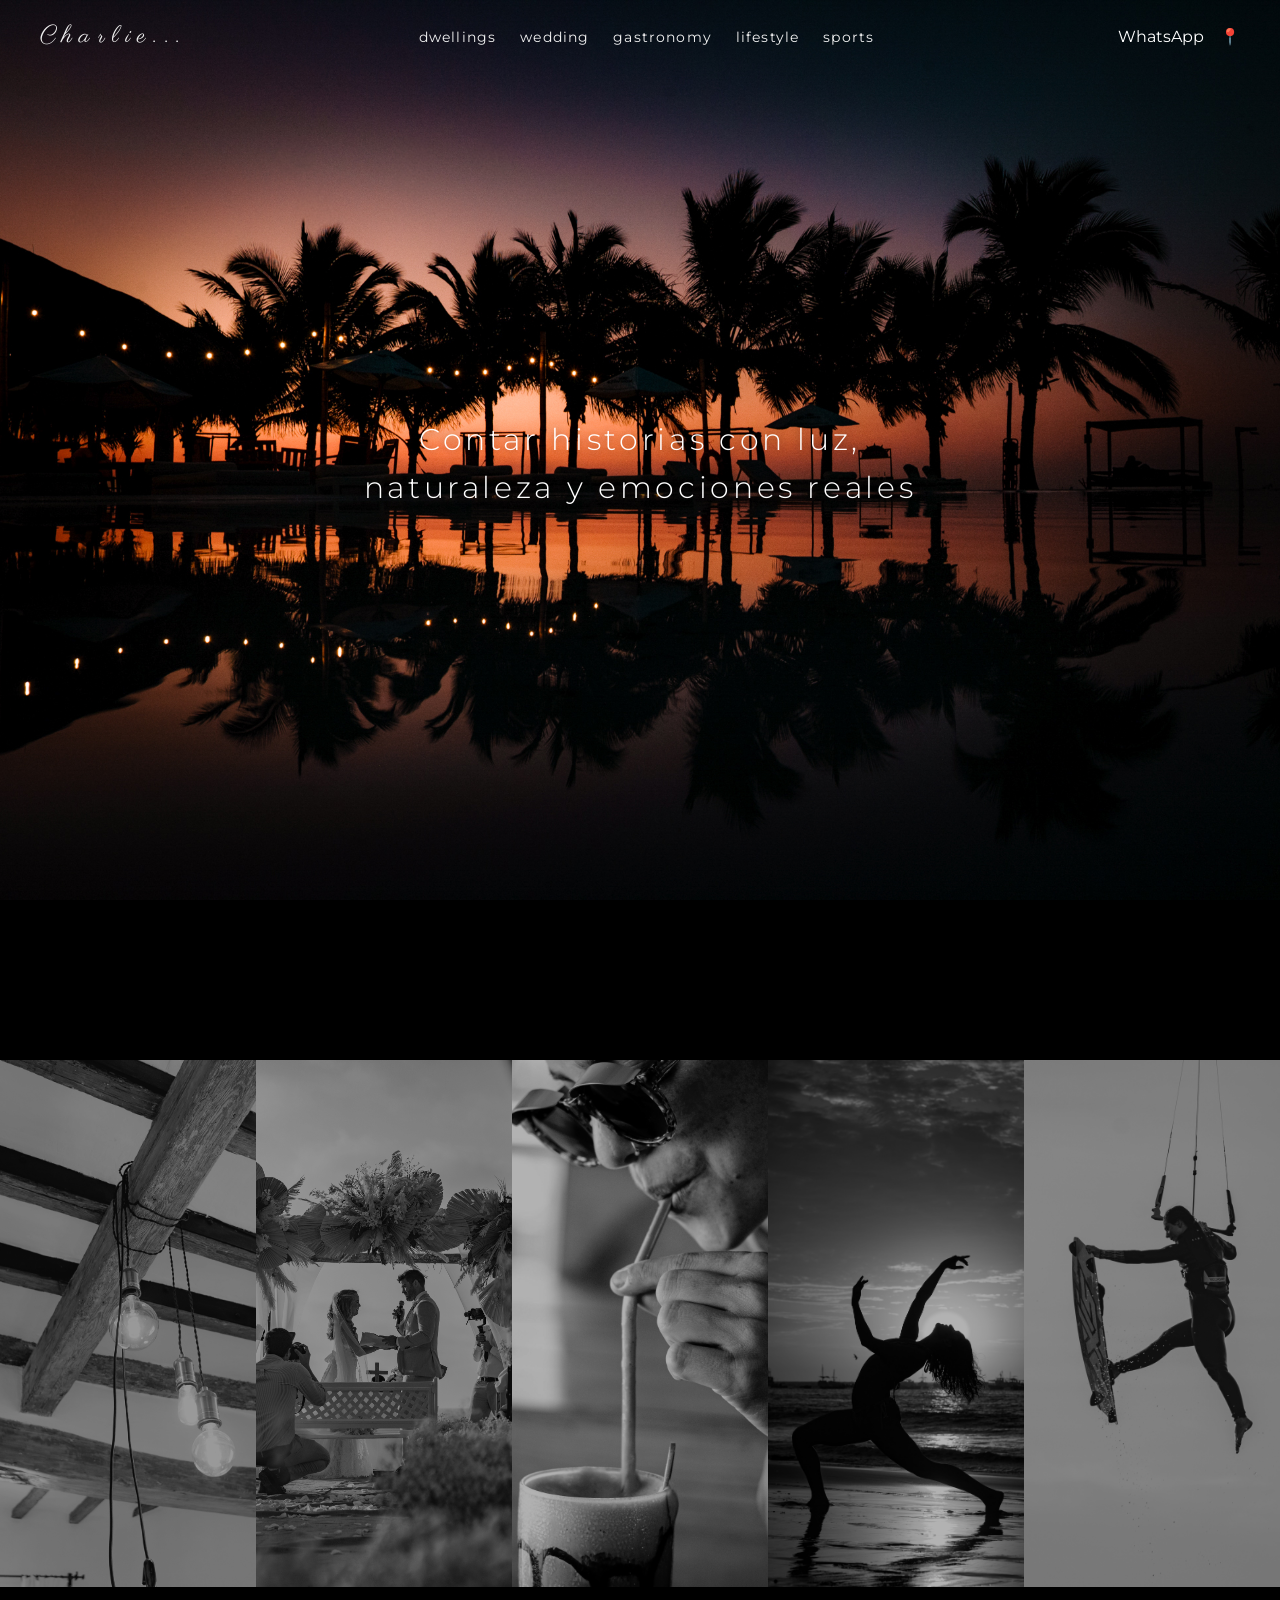
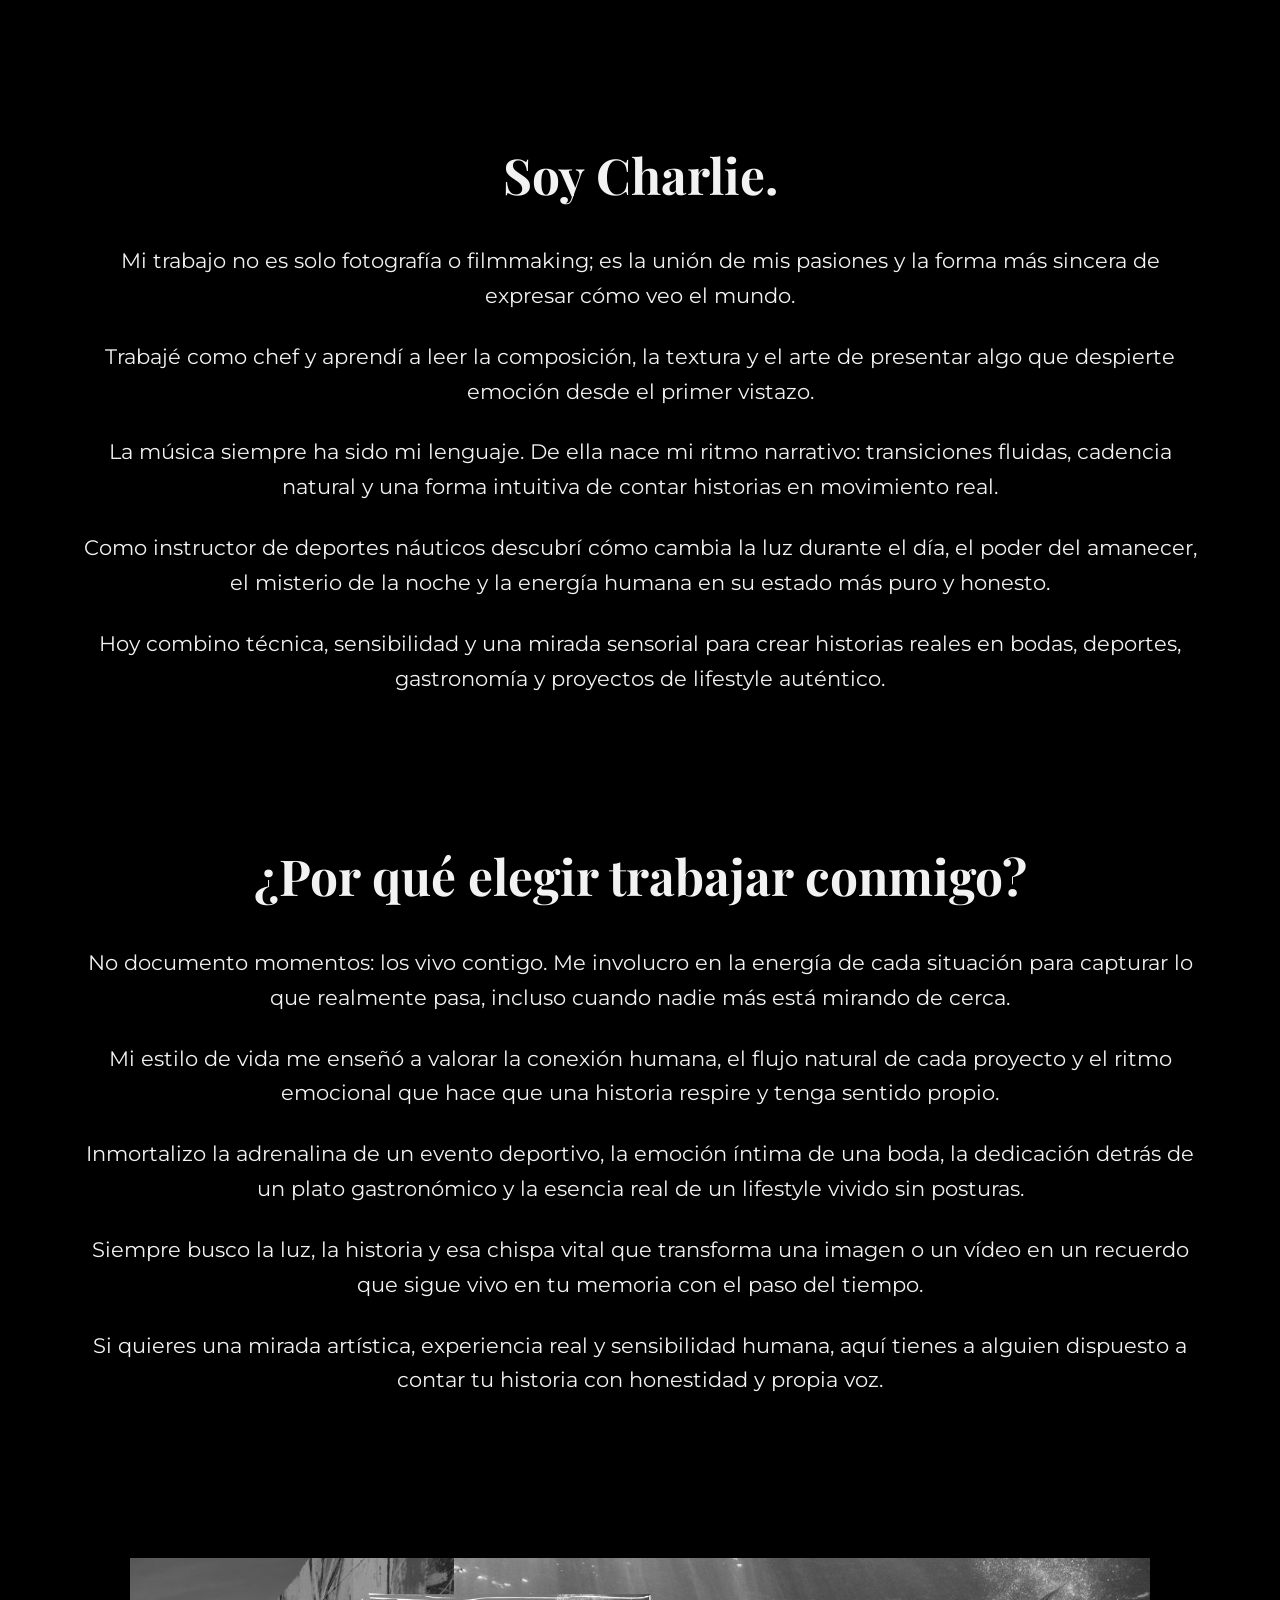
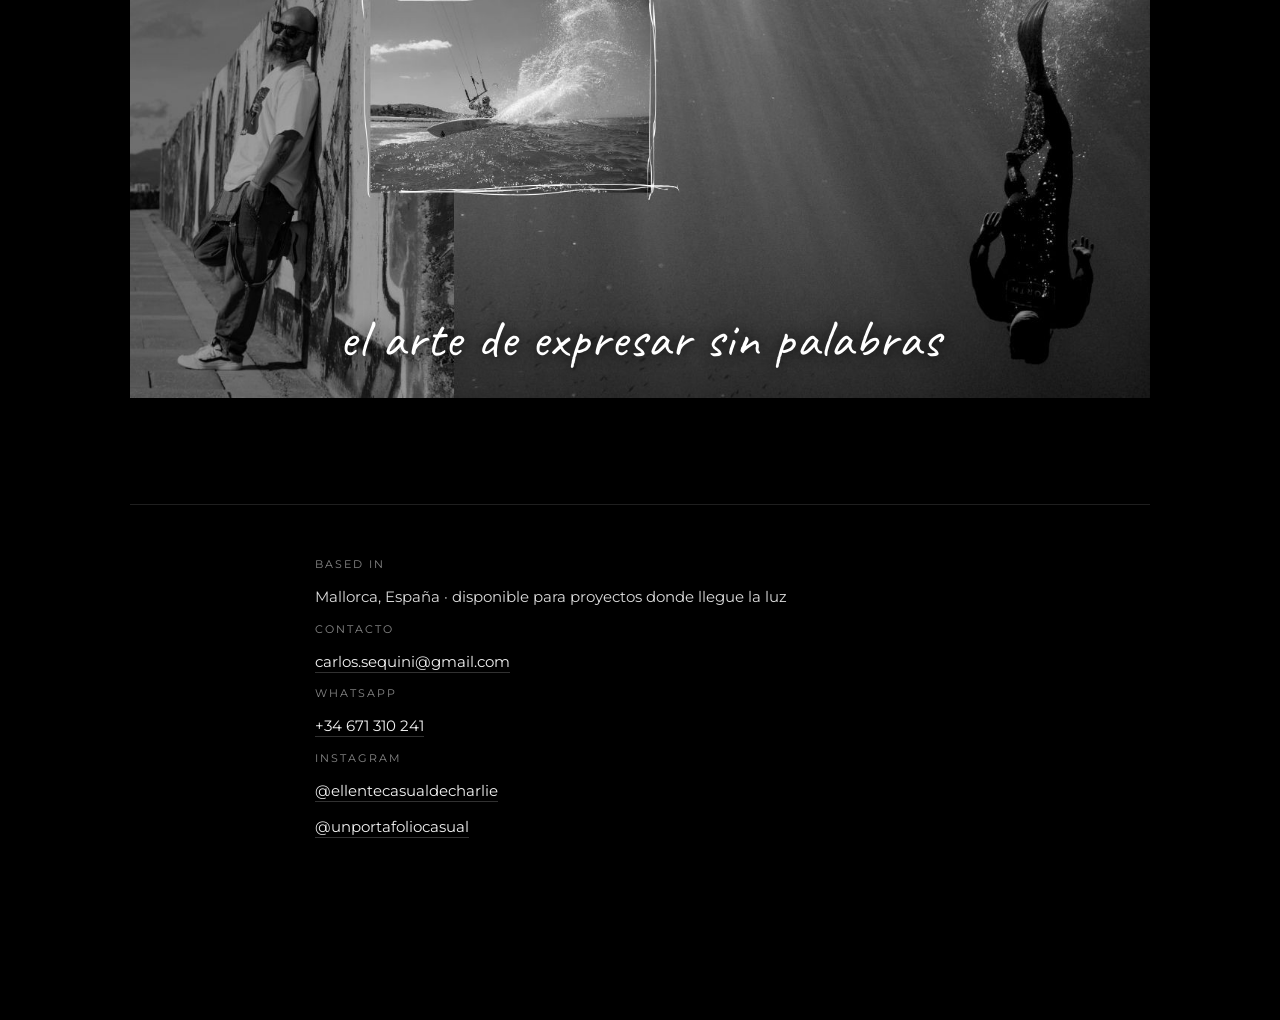
<file: index.html>
<!DOCTYPE html>
<html lang="es">
<head>
  <meta charset="UTF-8" />
  <meta name="viewport" content="width=device-width, initial-scale=1.0" />
  <title>Charlie...</title>

  <!-- Fuentes -->
  <link href="https://fonts.googleapis.com/css2?family=Parisienne&display=swap" rel="stylesheet">
  <link href="https://fonts.googleapis.com/css2?family=Playfair+Display:wght@400;500&family=Montserrat:wght@300;400;500;600&display=swap" rel="stylesheet">
  <link href="https://fonts.googleapis.com/css2?family=Caveat:wght@400;600&display=swap" rel="stylesheet">

  <style>
    * { margin: 0; padding: 0; box-sizing: border-box; }

    body {
      background-color: #000;
      color: #f2f2f2;
      font-family: "Montserrat", sans-serif;
      line-height: 1.6;
    }

    /* HEADER — inicio transparente sin blur */
    .main-header {
      position: fixed;
      top: 0; left: 0;
      width: 100%;
      padding: 18px 40px;
      display: flex;
      align-items: center;
      justify-content: space-between;
      background: rgba(0, 0, 0, 0);     /* transparente real */
      backdrop-filter: none;            /* sin blur */
      -webkit-backdrop-filter: none;
      z-index: 100;
      transition: background 0.35s ease, backdrop-filter 0.35s ease;
    }

    /* HEADER — luego al hacer scroll aparece el cristal oscuro con blur */
    .main-header.scrolled {
      background: rgba(0, 0, 0, 0.55);         /* overlay oscuro */
      backdrop-filter: blur(14px);             /* blur como lo tenías */
      -webkit-backdrop-filter: blur(14px);
    }

    .logo {
      font-family: "Parisienne", cursive;
      font-size: 1.5rem;
      letter-spacing: 0.3em;
    }

    .main-nav {
      display: flex;
      gap: 24px;
      font-size: 0.9rem;
    }

    .main-nav a,
    .main-nav a:visited {
      color: #f2f2f2;
      text-decoration: none;
      text-transform: lowercase;
      letter-spacing: 0.08em;
      transition: opacity 0.3s ease;
    }

    .main-nav a:hover { opacity: 0.7; }

    .header-icons a {
      color: #fff;
      text-decoration: none;
      margin-left: 12px;
    }

    /* HERO */
    .hero {
      position: relative;
      overflow: hidden;
      min-height: 100vh;  /* ocupa 100% pantalla */
    }

    .hero-image {
      width: 100%;
      height: 100vh;
      object-fit: cover;
      display: block;
    }

    .hero-text {
      position: absolute;
      bottom: 43%;
      left: 50%;
      transform: translateX(-50%);
      text-align: center;
      font-size: 1.9rem;
      font-weight: 300;
      color: #fff;
      letter-spacing: 0.12em;
      text-shadow: 0 1px 8px rgba(0,0,0,0.45);
    }

    /* CATEGORÍAS */
    .categories {
      display: grid;
      grid-template-columns: repeat(5, 1fr);
      gap: 0;
      width: 100%;
      margin-top: 160px;
    }
    .category {
      position: relative;
      overflow: hidden;
    }
    .category img {
      width: 100%;
      aspect-ratio: 271/558;
      object-fit: cover;
      filter: grayscale(100%) brightness(70%);
      transition: filter 0.4s ease, transform 0.4s ease;
    }
    .category:hover img {
      filter: grayscale(0) brightness(100%);
      transform: scale(1.02);
    }
    .category h3 {
      position: absolute;
      bottom: 22px;
      left: 50%;
      transform: translateX(-50%);
      color: white;
      font-size: 1.1rem;
      opacity: 0;
      text-shadow: 0 0 8px rgba(0,0,0,0.8);
      transition: opacity 0.4s ease;
    }
    .category:hover h3 { opacity: 1; }


    /* ABOUT */
    .about {
      max-width: 1300px;
      margin: 140px auto;
      padding: 0 6vw;
      text-align: center;
    }
    .about-title {
      font-family: "Playfair Display", serif;
      font-size: 3.1rem;
      margin-bottom: 30px;
    }
    .about-text {
      max-width: 1200px;
      margin: 0 auto;
      font-size: 1.32rem;
      line-height: 1.65;
      text-align: center;
    }
    .about-text p { margin-bottom: 26px; }


    /* WHY */
    .why {
      max-width: 1300px;
      margin: 140px auto;
      padding: 0 6vw;
      text-align: center;
    }
    .why-title {
      font-family: "Playfair Display", serif;
      font-size: 3.1rem;
      margin-bottom: 30px;
    }
    .why-text p {
      margin-bottom: 26px;
      font-size: 1.32rem;
      line-height: 1.65;
      text-align: center;
    }


    /* CONTACT + FOOTER */
    .contact-strip {
      max-width: 1100px;
      margin: 160px auto 180px;
      padding: 0 40px;
      position: relative;
      text-align: center;
    }

    .contact-strip-title {
      position: absolute;
      bottom: 52%;                        /* subido un poco más */
      left: 50%;
      transform: translateX(-50%);
      white-space: nowrap;                /* una sola línea */
      font-family: "Caveat", cursive;
      font-size: 3.3rem;
      color: #ffffff;
      text-shadow: 0 0 14px rgba(0,0,0,0.85);
      letter-spacing: 0.02em;
    }

    .contact-strip-image {
      width: 100%;
      height: auto;
      margin-bottom: 48px;
    }

    .footer-line {
      width: 100%;
      height: 1px;
      background: rgba(255,255,255,0.12);
      margin: 50px 0;
    }

    .footer-content p {
      color: #ccc;
      margin: 6px 0;
    }
    .footer-content a {
      color: #ccc;
      text-decoration: none;
    }
    .footer-content a:hover {
      color: #fff;
    }

    /* ===== ESTILO EDITORIAL PARA CONTACTO ===== */
    .contact-strip-info {
      max-width: 650px;
      margin: 0 auto;
      text-align: left;
      font-size: 0.95rem;
      line-height: 1.7;
      color: #dcdcdc;
    }

    .contact-strip-info p {
      margin: 4px 0 10px;
    }

    .contact-strip-info a {
      color: #f2f2f2;
      text-decoration: none;
      border-bottom: 1px solid rgba(242,242,242,0.2);
      padding-bottom: 1px;
      transition: border-color 0.3s ease;
    }

    .contact-strip-info a:hover {
      border-bottom-color: rgba(242,242,242,0.6);
    }

    .contact-label {
      text-transform: uppercase;
      letter-spacing: 0.18em;
      font-size: 0.7rem;
      color: #888;
      margin-top: 22px;
      margin-bottom: 2px;
    }

    /* ===== AJUSTES SOLO PARA MÓVIL ===== */
    @media (max-width: 600px) {

      /* HEADER RESPONSIVE PARA QUE NO SE CORTEN LAS CATEGORÍAS */
      .main-header {
        padding: 10px 16px;
        flex-direction: column;         /* logo + menú + iconos en columna */
        align-items: center;
        gap: 8px;
      }

      .logo {
        font-size: 1.1rem;
        letter-spacing: 0.22em;
      }

      .main-nav {
        flex-wrap: wrap;               /* permite 2 filas si hace falta */
        justify-content: center;
        gap: 10px;
        font-size: 0.78rem;            /* un poco más pequeño para que quepa */
      }

      .header-icons {
        font-size: 0.8rem;
      }

      /* Texto sobre la imagen de palmeras (hero) */
      .hero-text {
        bottom: 30%;              /* más abajo y centrado en móvil */
        font-size: 1.25rem;       /* más pequeño, más limpio */
        letter-spacing: 0.01em;   /* menos separación entre letras */
        line-height: 1.25;        /* compacto como título, no párrafo */
        width: 88%;               /* deja margen a los lados */
        left: 50%;
        transform: translateX(-50%);
        padding: 0;
        text-align: center;
      }

      /* Categorías una debajo de otra → scroll vertical */
      .categories {
        grid-template-columns: 1fr;
        margin-top: 60px;
      }

      .category img {
        aspect-ratio: 4 / 5;      /* relación más natural en móvil */
      }

      /* Título final adaptado a móvil pero 1 línea */
      .contact-strip-title {
        font-size: 7vw;           /* se adapta al ancho de pantalla */
        bottom: 58%;
      }
    }

  </style>
</head>


<body>

<header class="main-header">
  <div class="logo">Charlie...</div>
  <nav class="main-nav">
    <a href="dwellings.html">Dwellings</a>
    <a href="wedding.html">Wedding</a>
    <a href="gastronomy.html">Gastronomy</a>
    <a href="lifestyle.html">Lifestyle</a>
    <a href="sports.html">Sports</a>
  </nav>
  <div class="header-icons">
    <a href="https://wa.me/34671310241">WhatsApp</a>
    <a href="#contacto">📍</a>
  </div>
</header>


<section class="hero">
  <img src="palmeras.jpg" class="hero-image" alt="Palmeras">
  <div class="hero-text">Contar historias con luz, naturaleza y emociones reales</div>
</section>


<section class="categories">
  <a class="category" href="dwellings.html"><img src="dwellings.jpg" alt="Dwellings"><h3>Dwellings</h3></a>
  <a class="category" href="wedding.html"><img src="wedding.jpg" alt="Wedding"><h3>Wedding</h3></a>
  <a class="category" href="gastronomy.html"><img src="gastronomy.jpg" alt="Gastronomy"><h3>Gastronomy</h3></a>
  <a class="category" href="lifestyle.html"><img src="lifestyle.jpg" alt="Lifestyle"><h3>Lifestyle</h3></a>
  <a class="category" href="sports.html"><img src="agost.jpg" alt="Sports"><h3>Sports</h3></a>
</section>


<section class="about">
  <h2 class="about-title">Soy Charlie.</h2>
  <div class="about-text">
    <p>Mi trabajo no es solo fotografía o filmmaking; es la unión de mis pasiones y la forma más sincera de expresar cómo&nbsp;veo&nbsp;el&nbsp;mundo.</p>
    <p>Trabajé como chef y aprendí a leer la composición, la textura y el arte de presentar algo que despierte emoción desde&nbsp;el&nbsp;primer&nbsp;vistazo.</p>
    <p>La música siempre ha sido mi lenguaje. De ella nace mi ritmo narrativo: transiciones fluidas, cadencia natural y una forma intuitiva de contar historias en&nbsp;movimiento&nbsp;real.</p>
    <p>Como instructor de deportes náuticos descubrí cómo cambia la luz durante el día, el poder del amanecer, el misterio de la noche y la energía humana en su estado más&nbsp;puro&nbsp;y&nbsp;honesto.</p>
    <p>Hoy combino técnica, sensibilidad y una mirada sensorial para crear historias reales en bodas, deportes, gastronomía y proyectos de&nbsp;lifestyle&nbsp;auténtico.</p>
  </div>
</section>


<section class="why">
  <h2 class="why-title">¿Por qué elegir trabajar conmigo?</h2>
  <div class="why-text">
    <p>No documento momentos: los vivo contigo. Me involucro en la energía de cada situación para capturar lo que realmente pasa, incluso cuando nadie más está&nbsp;mirando&nbsp;de&nbsp;cerca.</p>
    <p>Mi estilo de vida me enseñó a valorar la conexión humana, el flujo natural de cada proyecto y el ritmo emocional que hace que una historia respire y tenga&nbsp;sentido&nbsp;propio.</p>
    <p>Inmortalizo la adrenalina de un evento deportivo, la emoción íntima de una boda, la dedicación detrás de un plato gastronómico y la esencia real de un lifestyle vivido&nbsp;sin&nbsp;posturas.</p>
    <p>Siempre busco la luz, la historia y esa chispa vital que transforma una imagen o un vídeo en un recuerdo que sigue vivo en tu memoria con el paso&nbsp;del&nbsp;tiempo.</p>
    <p>Si quieres una mirada artística, experiencia real y sensibilidad humana, aquí tienes a alguien dispuesto a contar tu historia con honestidad&nbsp;y&nbsp;propia&nbsp;voz.</p>
  </div>
</section>


<section class="contact-strip" id="contacto">
  <div class="contact-strip-title">el arte de expresar sin palabras</div>

  <img src="pagina 3.jpg" class="contact-strip-image" alt="Contacto Charlie en Mallorca" />

  <div class="footer-line"></div>

  <div class="contact-strip-info">
    <p class="contact-label">based in</p>
    <p>Mallorca, España · disponible para proyectos donde llegue la luz</p>

   <p class="contact-label">contacto</p>
<p><a href="mailto:carlos.sequini@gmail.com">carlos.sequini@gmail.com</a></p>

<p class="contact-label">whatsapp</p>
<p><a href="https://wa.me/34671310241" target="_blank">+34&nbsp;671&nbsp;310&nbsp;241</a></p>


    <p class="contact-label">instagram</p>
    <p><a href="https://instagram.com/ellentecasualdecharlie" target="_blank">@ellentecasualdecharlie</a></p>
    <p><a href="https://instagram.com/unportafoliocasual" target="_blank">@unportafoliocasual</a></p>
  </div>
</section>


<script>
  // Header cristal → oscuro al hacer scroll
  window.addEventListener("scroll", function() {
    const header = document.querySelector('.main-header');
    if (window.scrollY > 50) {
      header.classList.add("scrolled");
    } else {
      header.classList.remove("scrolled");
    }
  });
</script>

</body>
</html>
</file>
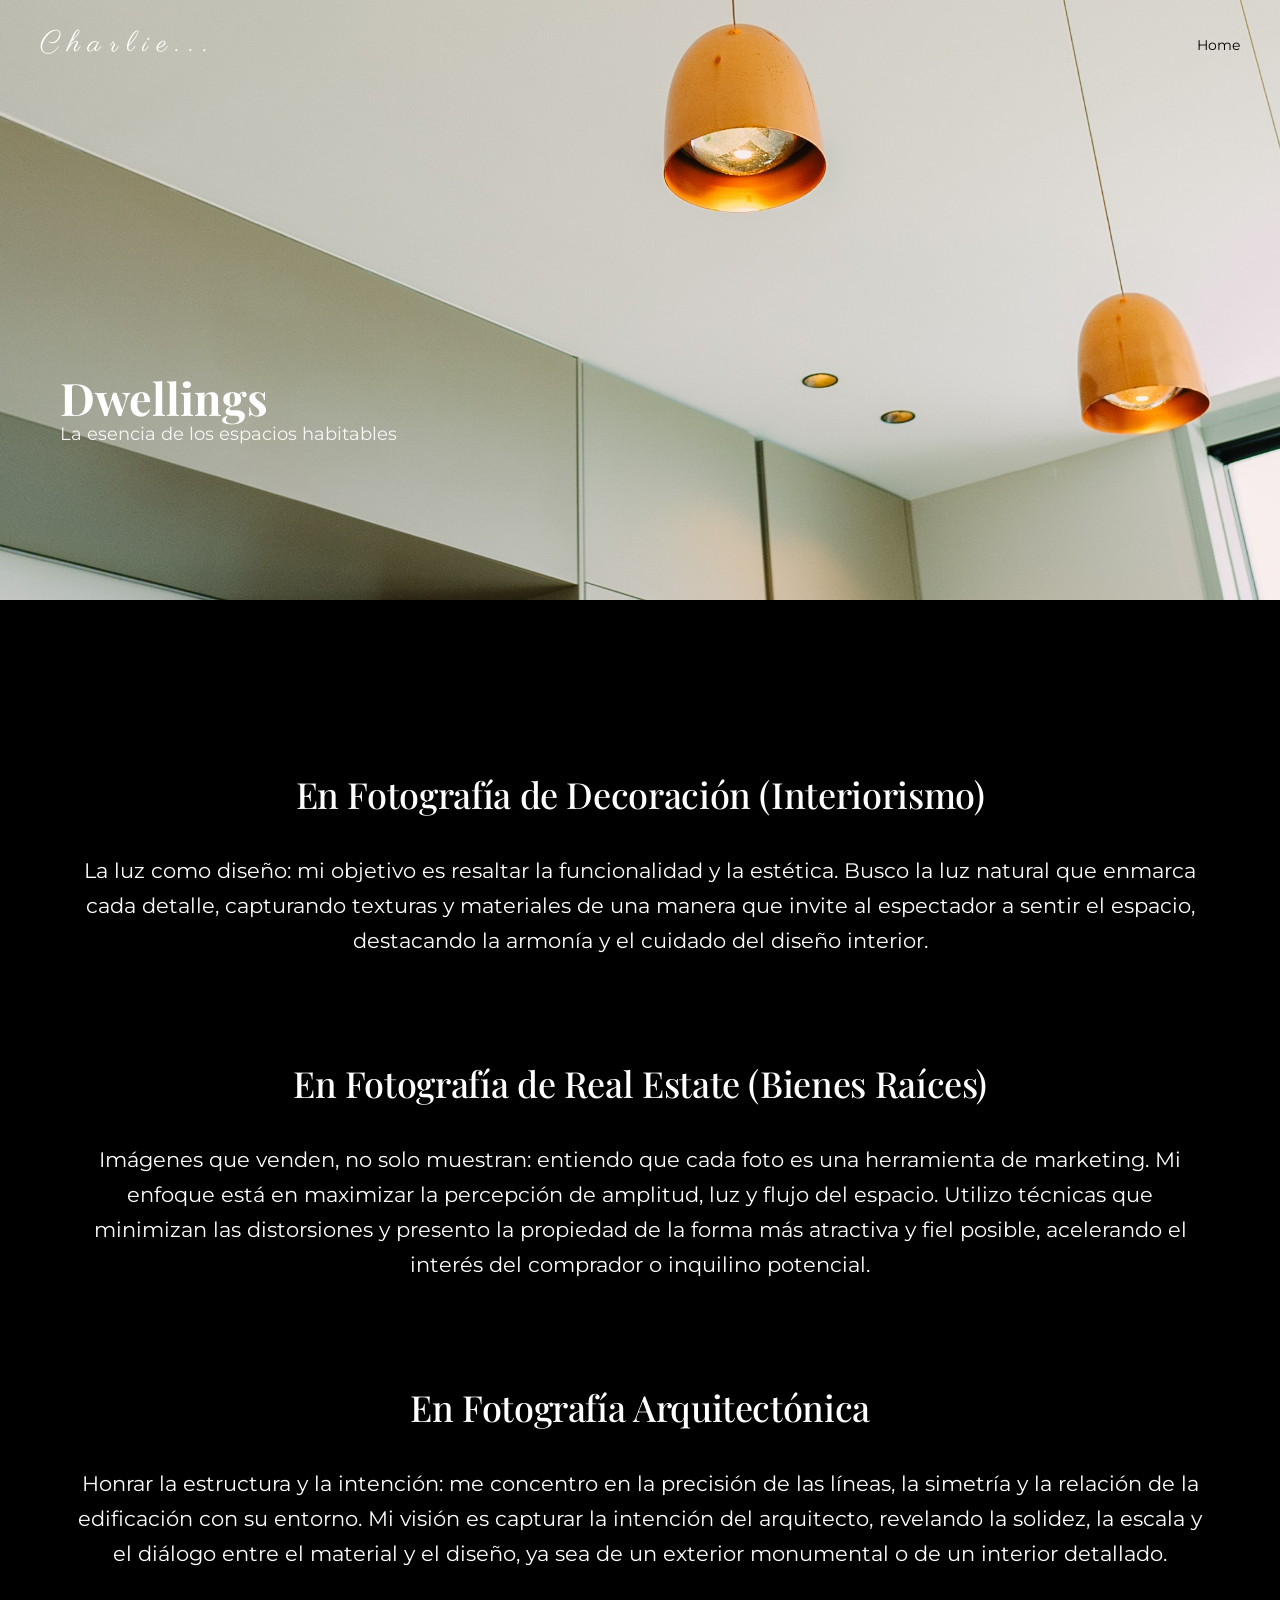
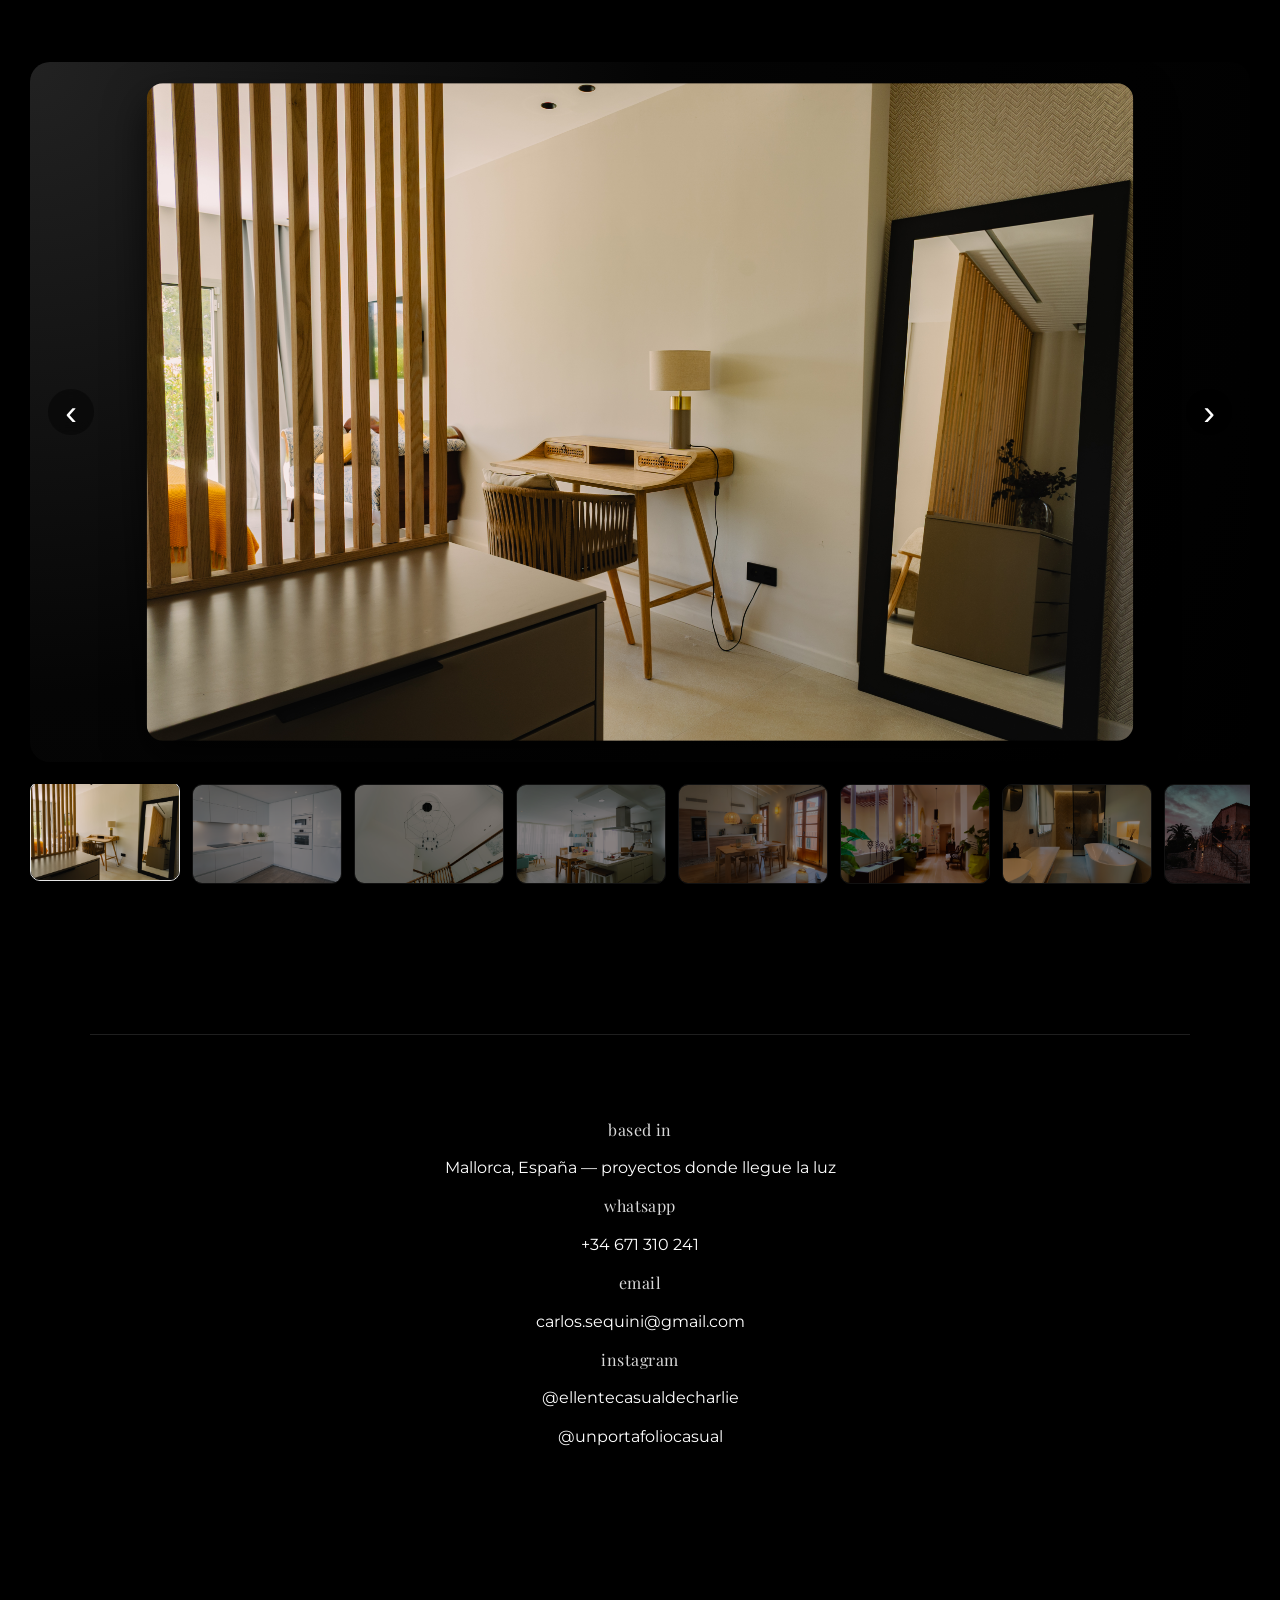
<file: dwellings.html>
<!DOCTYPE html>
<html lang="es">
<head>
  <meta charset="UTF-8">
  <meta name="viewport" content="width=device-width, initial-scale=1.0">
  <title>Dwellings | Charlie</title>

  <!-- Fuentes -->
  <link href="https://fonts.googleapis.com/css2?family=Parisienne&display=swap" rel="stylesheet">
  <link href="https://fonts.googleapis.com/css2?family=Playfair+Display:wght@400;500&family=Montserrat:wght@300;400;500;600&display=swap" rel="stylesheet">

  <style>
    * { margin: 0; padding: 0; box-sizing: border-box; }

    body {
      background-color: #000;
      color: #fff;
      font-family: "Montserrat", sans-serif;
      line-height: 1.9;
    }

    /* HEADER — transparente arriba y cristal al hacer scroll */
    header {
      position: fixed;
      top: 0; left: 0;
      width: 100%;
      padding: 18px 40px;
      display: flex;
      justify-content: space-between;
      align-items: center;
      background: rgba(0,0,0,0);
      backdrop-filter: none;
      -webkit-backdrop-filter: none;
      z-index: 100;
      transition: background 0.35s ease, backdrop-filter 0.35s ease;
    }
    header.scrolled {
      background: rgba(0,0,0,0.55);
      backdrop-filter: blur(14px);
      -webkit-backdrop-filter: blur(14px);
    }

    .logo {
      font-family: "Parisienne", cursive;
      font-size: 1.8rem;
      letter-spacing: 0.3em;
      color: #fff;
      text-decoration: none;
      transition: color 0.35s ease;
    }

    header nav a {
      text-decoration: none;
      margin-left: 22px;
      font-size: 0.9rem;
      transition: color 0.35s ease;
      color: #000;          
    }
    header.scrolled nav a {
      color: #fff;          
    }

    /* HERO */
    .hero {
      position: relative;
    }
    .hero img {
      width: 100%;
      height: 600px;
      object-fit: cover;
      display: block;
    }
    .hero-text {
      position: absolute;
      top: 68%;
      left: 60px;
      transform: translateY(-50%);
    }
    .hero-text h1 {
      font-family: "Playfair Display", serif;
      font-size: 2.8rem;
      margin-bottom: 2px;
      line-height: 1.1;
    }
    .hero-text p {
      font-size: 1.1rem;
      opacity: 0.9;
      line-height: 1.1;
      margin-top: 0;
    }

    /* CONTENIDO estilo Home */
    .content {
      max-width: 1300px;
      margin: 160px auto 90px;
      padding: 0 6vw;
      text-align: center;
    }
    .content p {
      max-width: 1200px;
      margin: 0 auto 26px;
      font-size: 1.32rem;
      line-height: 1.65;
    }
    .section-subtitle {
      font-family: "Playfair Display", serif;
      font-size: 2.25rem;
      font-weight: 500;
      margin-bottom: 26px;
      margin-top: 90px;
      letter-spacing: -0.01em;
      text-align: center;
    }

    /* CARRUSEL */
    .gallery-carousel {
      max-width: 1400px;
      margin: 0 auto 130px;
      padding: 0 30px;
    }
    .carousel-main {
      position: relative;
      background: radial-gradient(circle at top left, #222 0, #050505 45%, #000 100%);
      border-radius: 20px;
      padding: 26px 60px;
      display: flex;
      align-items: center;
      justify-content: center;
      overflow: hidden;
    }
    .carousel-main img {
      max-width: 100%;
      max-height: 72vh;
      object-fit: cover;
      border-radius: 16px;
      box-shadow: 0 18px 40px rgba(0,0,0,0.7);
      transition: transform 0.4s ease;
    }
    .carousel-main img.active {
      transform: scale(1.015);
    }
    .carousel-arrow {
      position: absolute;
      top: 50%;
      transform: translateY(-50%);
      width: 46px;
      height: 46px;
      border-radius: 999px;
      border: none;
      display: flex;
      align-items: center;
      justify-content: center;
      cursor: pointer;
      font-size: 2.2rem;
      color: #fff;
      background: rgba(0,0,0,0.4);
      backdrop-filter: blur(8px);
      -webkit-backdrop-filter: blur(8px);
      transition: background 0.25s ease, transform 0.25s ease;
    }
    .carousel-arrow.left { left: 18px; }
    .carousel-arrow.right { right: 18px; }
    .carousel-arrow:hover {
      background: rgba(255,255,255,0.14);
      transform: translateY(-50%) scale(1.04);
    }
    .carousel-thumbs {
      margin-top: 22px;
      display: flex;
      gap: 12px;
      overflow-x: auto;
      padding-bottom: 10px;
      -webkit-overflow-scrolling: touch;
    }
    .carousel-thumb {
      flex: 0 0 auto;
      width: 150px;
      aspect-ratio: 3/2;
      border-radius: 10px;
      overflow: hidden;
      cursor: pointer;
      opacity: 0.55;
      border: 1px solid rgba(255,255,255,0.12);
      transition: opacity 0.25s ease, transform 0.25s ease, border-color 0.25s ease;
    }
    .carousel-thumb img {
      width: 100%;
      height: 100%;
      object-fit: cover;
      display: block;
    }
    .carousel-thumb.active {
      opacity: 1;
      border-color: rgba(255,255,255,0.9);
      transform: translateY(-3px);
    }
    .carousel-thumbs::-webkit-scrollbar {
      height: 6px;
    }
    .carousel-thumbs::-webkit-scrollbar-thumb {
      background: rgba(255,255,255,0.18);
      border-radius: 999px;
    }

    /* Línea antes del contacto */
    .footer-line {
      width: 100%;
      max-width: 1100px;
      height: 1px;
      background: rgba(255,255,255,0.12);
      margin: 140px auto 80px;
    }

    /* CONTACTO minimal */
    .contact-strip {
      max-width: 1100px;
      margin: 0 auto 160px;
      padding: 0 40px;
      text-align: center;
    }
    .contact-label {
      font-family: "Playfair Display", serif;
      font-size: 1.4rem;
      margin-top: 28px;
      margin-bottom: 4px;
      text-transform: lowercase;
      color: rgba(255,255,255,0.85);
      letter-spacing: 0.03em;
    }
    .contact-strip-info p {
      margin: 8px 0;
      font-size: 1rem;
    }
    .contact-strip-info a {
      color: #fff;
      text-decoration: none;
    }
    .contact-strip-info a:hover {
      opacity: 0.8;
    }

    @media (max-width: 700px) {
      .hero img { height: 280px; }
      .hero-text { top: 52%; left: 24px; }
      .gallery-carousel { padding: 0 22px; margin-bottom: 90px; }
      .carousel-main { padding: 18px 18px; border-radius: 16px; }
      .carousel-main img { max-height: 68vh; }
      .carousel-thumb { width: 110px; border-radius: 8px; }
      .contact-strip { padding: 0 20px; margin: 120px auto 140px; }
    }
  </style>
</head>

<body>

<header>
  <a href="index.html" class="logo">Charlie...</a>
  <nav>
    <a href="index.html">Home</a>
  </nav>
</header>

<section class="hero">
  <img src="dwellingcabeza1.jpg" alt="Dwellings">
  <div class="hero-text">
    <h1>Dwellings</h1>
    <p>La esencia de los espacios habitables</p>
  </div>
</section>

<section class="content">

  <h3 class="section-subtitle">En Fotografía de Decoración (Interiorismo)</h3>
  <p>
    La luz como diseño: mi objetivo es resaltar la funcionalidad y la estética. Busco la luz natural que enmarca cada detalle, capturando texturas y materiales de una manera que invite al espectador a sentir el espacio, destacando la armonía y el cuidado del diseño interior.
  </p>

  <h3 class="section-subtitle">En Fotografía de Real Estate (Bienes Raíces)</h3>
  <p>
    Imágenes que venden, no solo muestran: entiendo que cada foto es una herramienta de marketing. Mi enfoque está en maximizar la percepción de amplitud, luz y flujo del espacio. Utilizo técnicas que minimizan las distorsiones y presento la propiedad de la forma más atractiva y fiel posible, acelerando el interés del comprador o inquilino potencial.
  </p>

  <h3 class="section-subtitle">En Fotografía Arquitectónica</h3>
  <p>
    Honrar la estructura y la intención: me concentro en la precisión de las líneas, la simetría y la relación de la edificación con su entorno. Mi visión es capturar la intención del arquitecto, revelando la solidez, la escala y el diálogo entre el material y el diseño, ya sea de un exterior monumental o de un interior detallado.
  </p>

</section>

<section class="gallery-carousel">
  <div class="carousel-main">
    <button class="carousel-arrow left" aria-label="Anterior">&#8249;</button>
    <img src="d1.jpg" id="carousel-main-img" class="active" alt="Dwellings principal">
    <button class="carousel-arrow right" aria-label="Siguiente">&#8250;</button>
  </div>

  <div class="carousel-thumbs">
    <div class="carousel-thumb active" data-index="0"><img src="d1.jpg" alt="Dwellings 1"></div>
    <div class="carousel-thumb" data-index="1"><img src="d2.jpg" alt="Dwellings 2"></div>
    <div class="carousel-thumb" data-index="2"><img src="d3.jpg" alt="Dwellings 3"></div>
    <div class="carousel-thumb" data-index="3"><img src="d4.jpg" alt="Dwellings 4"></div>
    <div class="carousel-thumb" data-index="4"><img src="d5.jpg" alt="Dwellings 5"></div>
    <div class="carousel-thumb" data-index="5"><img src="d6.jpg" alt="Dwellings 6"></div>
    <div class="carousel-thumb" data-index="6"><img src="d7.jpg" alt="Dwellings 7"></div>
    <div class="carousel-thumb" data-index="7"><img src="d8.jpg" alt="Dwellings 8"></div>
    <div class="carousel-thumb" data-index="8"><img src="d9.jpg" alt="Dwellings 9"></div>
    <div class="carousel-thumb" data-index="9"><img src="d10.jpg" alt="Dwellings 10"></div>
    <div class="carousel-thumb" data-index="10"><img src="d11.jpg" alt="Dwellings 11"></div>
    <div class="carousel-thumb" data-index="11"><img src="d12.jpg" alt="Dwellings 12"></div>
  </div>
</section>

<div class="footer-line"></div>

<section class="contact-strip" id="contacto">
  <div class="contact-strip-info">
    <p class="contact-label">based in</p>
    <p>Mallorca, España — proyectos donde llegue la luz</p>

    <p class="contact-label">whatsapp</p>
    <p><a href="https://wa.me/34671310241" target="_blank">+34 671 310 241</a></p>

    <p class="contact-label">email</p>
    <p><a href="mailto:carlos.sequini@gmail.com">carlos.sequini@gmail.com</a></p>

    <p class="contact-label">instagram</p>
    <p><a href="https://instagram.com/ellentecasualdecharlie" target="_blank">@ellentecasualdecharlie</a></p>
    <p><a href="https://instagram.com/unportafoliocasual" target="_blank">@unportafoliocasual</a></p>
  </div>
</section>

<script>
  // Header scroll
  window.addEventListener("scroll", () => {
    const header = document.querySelector('header');
    header.classList.toggle('scrolled', window.scrollY > 50);
  });

  // Carrusel
  const mainImg = document.getElementById('carousel-main-img');
  const thumbs = document.querySelectorAll('.carousel-thumb');
  const arrowLeft = document.querySelector('.carousel-arrow.left');
  const arrowRight = document.querySelector('.carousel-arrow.right');

  let currentIndex = 0;

  function setActive(index) {
    currentIndex = index;
    const currentActive = document.querySelector('.carousel-thumb.active');
    if (currentActive) currentActive.classList.remove('active');
    thumbs[currentIndex].classList.add('active');
    mainImg.src = thumbs[currentIndex].querySelector('img').src;
  }

  thumbs.forEach(thumb => {
    thumb.addEventListener('click', () => {
      const index = parseInt(thumb.getAttribute('data-index'), 10);
      setActive(index);
    });
  });

  arrowRight.addEventListener('click', () => {
    const nextIndex = (currentIndex + 1) % thumbs.length;
    setActive(nextIndex);
  });

  arrowLeft.addEventListener('click', () => {
    const prevIndex = (currentIndex - 1 + thumbs.length) % thumbs.length;
    setActive(prevIndex);
  });
</script>

</body>
</html>
</file>
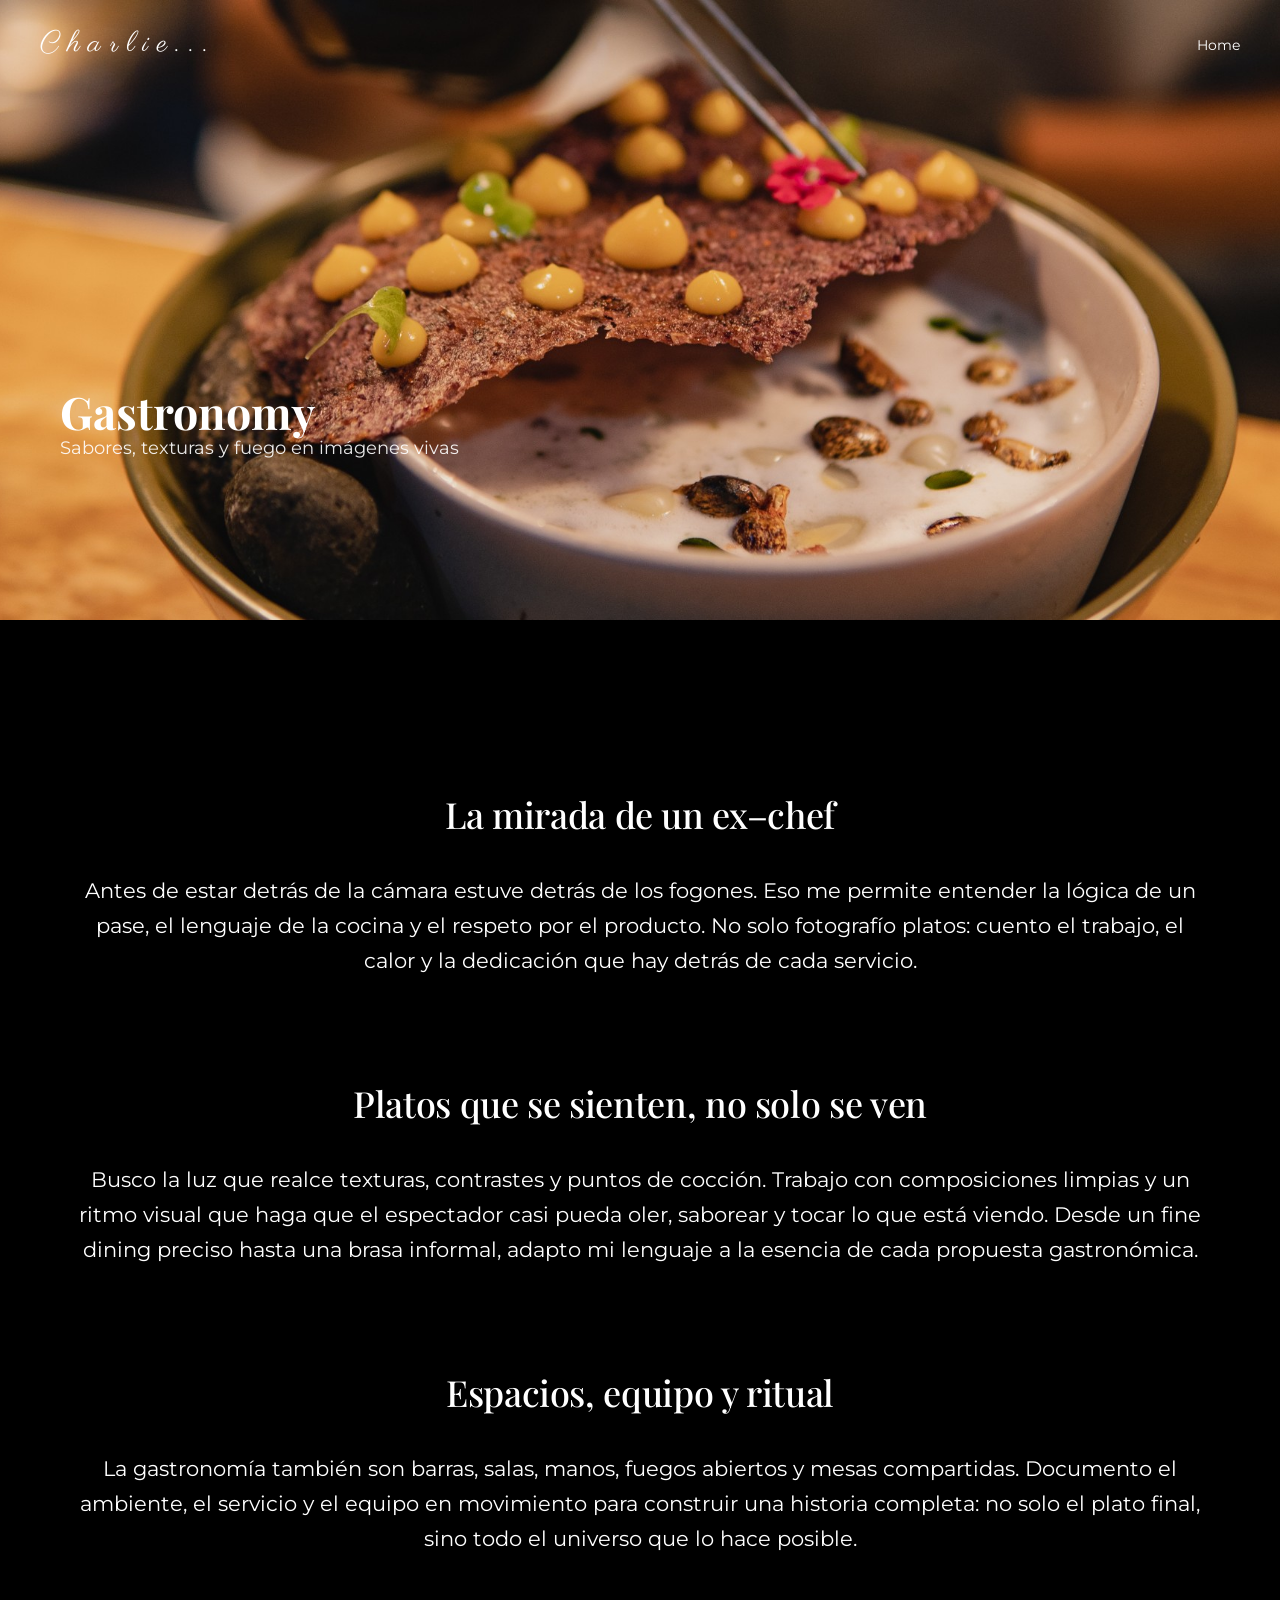
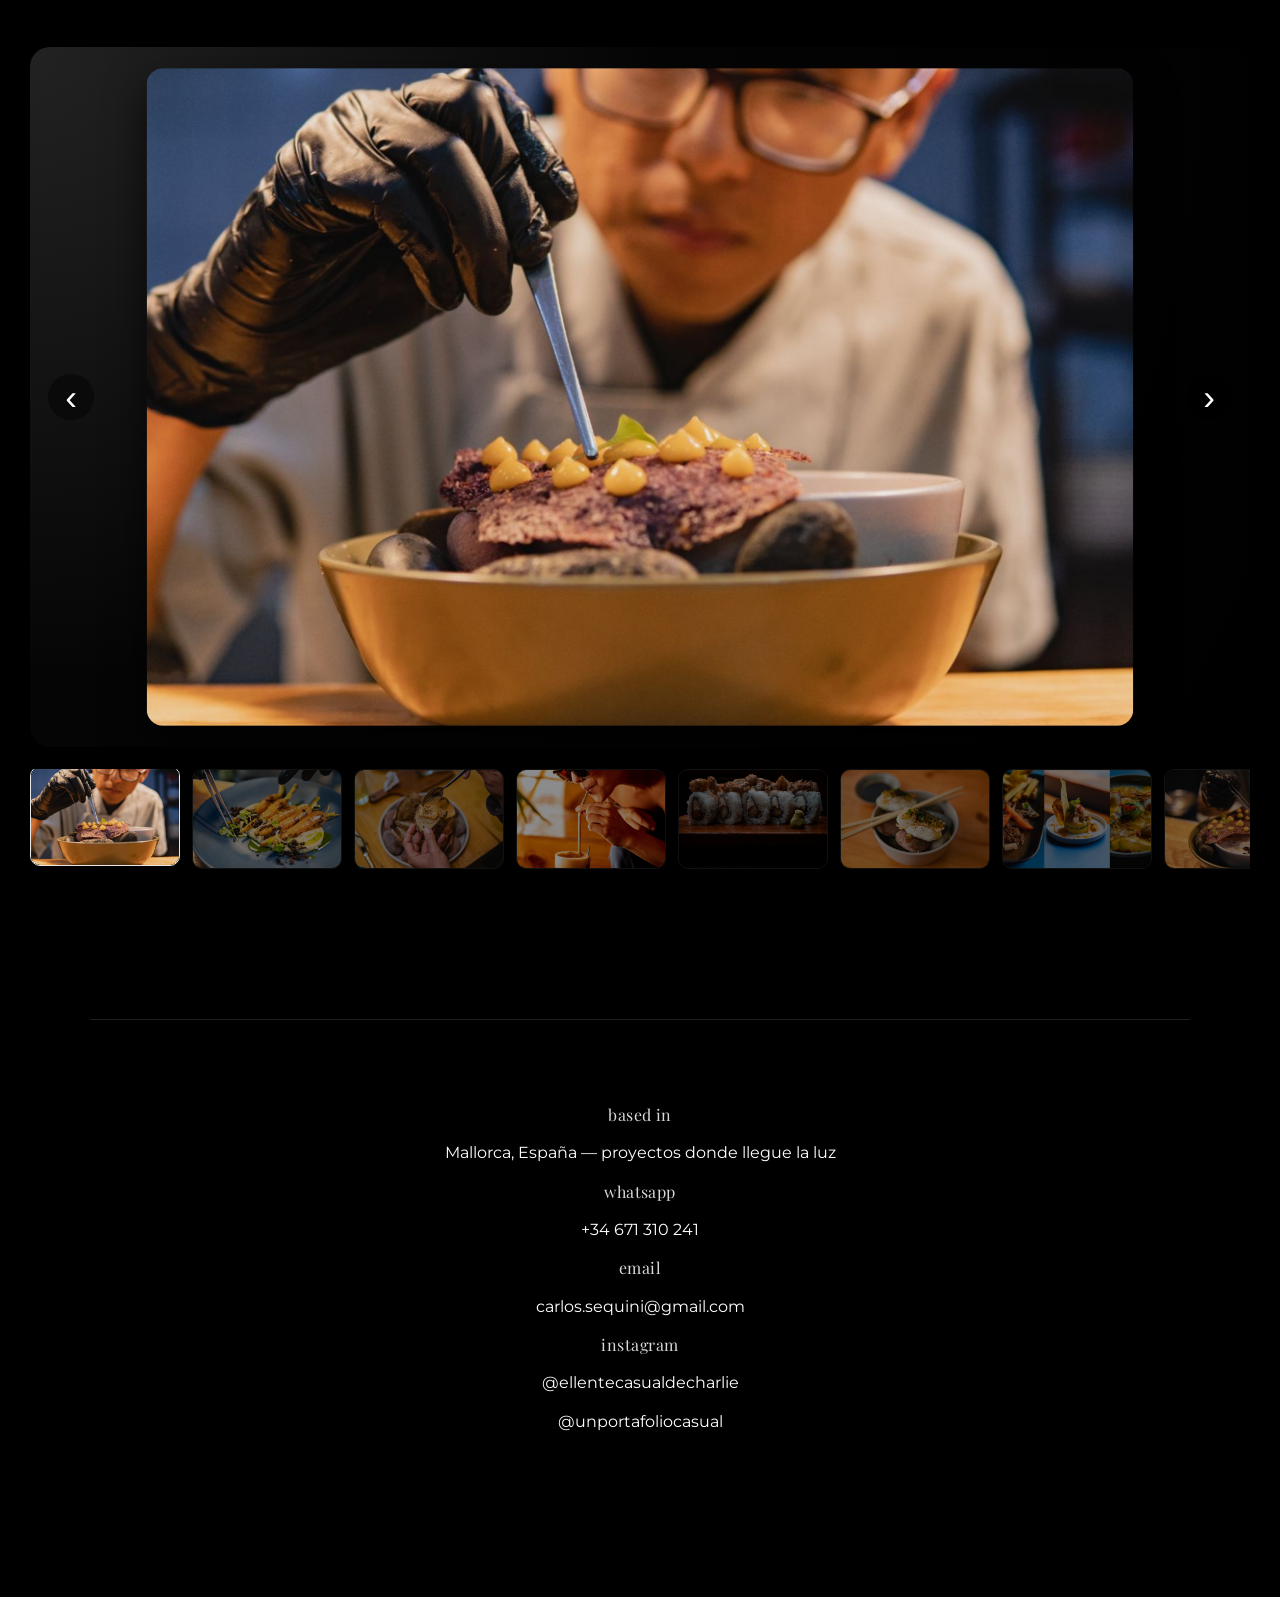
<file: gastronomy.html>
<!DOCTYPE html>
<html lang="es">
<head>
  <meta charset="UTF-8">
  <meta name="viewport" content="width=device-width, initial-scale=1.0">
  <title>Gastronomy | Charlie</title>

  <!-- Fuentes -->
  <link href="https://fonts.googleapis.com/css2?family=Parisienne&display=swap" rel="stylesheet">
  <link href="https://fonts.googleapis.com/css2?family=Playfair+Display:wght@400;500&family=Montserrat:wght@300;400;500;600&display=swap" rel="stylesheet">

  <style>
    * { margin: 0; padding: 0; box-sizing: border-box; }

    body {
      background-color: #000;
      color: #fff;
      font-family: "Montserrat", sans-serif;
      line-height: 1.9;
    }

    /* HEADER — transparente arriba y cristal al hacer scroll */
    header {
      position: fixed;
      top: 0; left: 0;
      width: 100%;
      padding: 18px 40px;
      display: flex;
      justify-content: space-between;
      align-items: center;
      background: rgba(0,0,0,0);
      backdrop-filter: none;
      -webkit-backdrop-filter: none;
      z-index: 100;
      transition: background 0.35s ease, backdrop-filter 0.35s ease;
    }
    header.scrolled {
      background: rgba(0,0,0,0.55);
      backdrop-filter: blur(14px);
      -webkit-backdrop-filter: blur(14px);
    }

    .logo {
      font-family: "Parisienne", cursive;
      font-size: 1.8rem;
      letter-spacing: 0.3em;
      color: #fff;
      text-decoration: none;
      transition: color 0.35s ease;
    }

    header nav a {
      text-decoration: none;
      margin-left: 22px;
      font-size: 0.9rem;
      transition: color 0.35s ease;
      color: #fff;
    }
    header.scrolled nav a {
      color: #fff;
    }

    /* HERO */
    .hero {
      position: relative;
    }
    .hero img {
      width: 100%;
      height: 620px;
      object-fit: cover;
      display: block;
    }
    .hero-text {
      position: absolute;
      top: 68%;
      left: 60px;
      transform: translateY(-50%);
    }
    .hero-text h1 {
      font-family: "Playfair Display", serif;
      font-size: 2.8rem;
      margin-bottom: 2px;
      line-height: 1.1;
    }
    .hero-text p {
      font-size: 1.1rem;
      opacity: 0.9;
      line-height: 1.1;
      margin-top: 0;
    }

    /* CONTENIDO estilo Home */
    .content {
      max-width: 1300px;
      margin: 160px auto 90px;
      padding: 0 6vw;
      text-align: center;
    }
    .content p {
      max-width: 1200px;
      margin: 0 auto 26px;
      font-size: 1.32rem;
      line-height: 1.65;
    }
    .section-subtitle {
      font-family: "Playfair Display", serif;
      font-size: 2.25rem;
      font-weight: 500;
      margin-bottom: 26px;
      margin-top: 90px;
      letter-spacing: -0.01em;
      text-align: center;
    }

    /* CARRUSEL */
    .gallery-carousel {
      max-width: 1400px;
      margin: 0 auto 130px;
      padding: 0 30px;
    }
    .carousel-main {
      position: relative;
      background: radial-gradient(circle at top left, #222 0, #050505 45%, #000 100%);
      border-radius: 20px;
      padding: 26px 60px;
      display: flex;
      align-items: center;
      justify-content: center;
      overflow: hidden;
    }
    .carousel-main img {
      max-width: 100%;
      max-height: 72vh;
      object-fit: cover;
      border-radius: 16px;
      box-shadow: 0 18px 40px rgba(0,0,0,0.7);
      transition: transform 0.4s ease;
    }
    .carousel-main img.active {
      transform: scale(1.015);
    }
    .carousel-arrow {
      position: absolute;
      top: 50%;
      transform: translateY(-50%);
      width: 46px;
      height: 46px;
      border-radius: 999px;
      border: none;
      display: flex;
      align-items: center;
      justify-content: center;
      cursor: pointer;
      font-size: 2.2rem;
      color: #fff;
      background: rgba(0,0,0,0.4);
      backdrop-filter: blur(8px);
      -webkit-backdrop-filter: blur(8px);
      transition: background 0.25s ease, transform 0.25s ease;
    }
    .carousel-arrow.left { left: 18px; }
    .carousel-arrow.right { right: 18px; }
    .carousel-arrow:hover {
      background: rgba(255,255,255,0.14);
      transform: translateY(-50%) scale(1.04);
    }
    .carousel-thumbs {
      margin-top: 22px;
      display: flex;
      gap: 12px;
      overflow-x: auto;
      padding-bottom: 10px;
      -webkit-overflow-scrolling: touch;
    }
    .carousel-thumb {
      flex: 0 0 auto;
      width: 150px;
      aspect-ratio: 3/2;
      border-radius: 10px;
      overflow: hidden;
      cursor: pointer;
      opacity: 0.55;
      border: 1px solid rgba(255,255,255,0.12);
      transition: opacity 0.25s ease, transform 0.25s ease, border-color 0.25s ease;
    }
    .carousel-thumb img {
      width: 100%;
      height: 100%;
      object-fit: cover;
      display: block;
    }
    .carousel-thumb.active {
      opacity: 1;
      border-color: rgba(255,255,255,0.9);
      transform: translateY(-3px);
    }
    .carousel-thumbs::-webkit-scrollbar {
      height: 6px;
    }
    .carousel-thumbs::-webkit-scrollbar-thumb {
      background: rgba(255,255,255,0.18);
      border-radius: 999px;
    }

    /* Línea antes del contacto */
    .footer-line {
      width: 100%;
      max-width: 1100px;
      height: 1px;
      background: rgba(255,255,255,0.12);
      margin: 140px auto 80px;
    }

    /* CONTACTO minimal */
    .contact-strip {
      max-width: 1100px;
      margin: 0 auto 160px;
      padding: 0 40px;
      text-align: center;
    }
    .contact-label {
      font-family: "Playfair Display", serif;
      font-size: 1.4rem;
      margin-top: 28px;
      margin-bottom: 4px;
      text-transform: lowercase;
      color: rgba(255,255,255,0.85);
      letter-spacing: 0.03em;
    }
    .contact-strip-info p {
      margin: 8px 0;
      font-size: 1rem;
    }
    .contact-strip-info a {
      color: #fff;
      text-decoration: none;
    }
    .contact-strip-info a:hover {
      opacity: 0.8;
    }

    @media (max-width: 700px) {
      .hero img { height: 280px; }
      .hero-text { top: 52%; left: 24px; }
      .gallery-carousel { padding: 0 22px; margin-bottom: 90px; }
      .carousel-main { padding: 18px 18px; border-radius: 16px; }
      .carousel-main img { max-height: 68vh; }
      .carousel-thumb { width: 110px; border-radius: 8px; }
      .contact-strip { padding: 0 20px; margin: 120px auto 140px; }
    }
  </style>
</head>

<body>

<header>
  <a href="index.html" class="logo">Charlie...</a>
  <nav>
    <a href="index.html">Home</a>
  </nav>
</header>

<section class="hero">
  <!-- Cambia gastronomycabeza1.jpg por tu imagen real de cabecera si el nombre es otro -->
  <img src="gportada.jpg" alt="Gastronomy">
  <div class="hero-text">
    <h1>Gastronomy</h1>
    <p>Sabores, texturas y fuego en imágenes vivas</p>
  </div>
</section>

<section class="content">

  <h3 class="section-subtitle">La mirada de un ex–chef</h3>
  <p>
    Antes de estar detrás de la cámara estuve detrás de los fogones. Eso me permite entender la lógica de un pase, el lenguaje de la cocina y el respeto por el producto. No solo fotografío platos: cuento el trabajo, el calor y la dedicación que hay detrás de cada servicio.
  </p>

  <h3 class="section-subtitle">Platos que se sienten, no solo se ven</h3>
  <p>
    Busco la luz que realce texturas, contrastes y puntos de cocción. Trabajo con composiciones limpias y un ritmo visual que haga que el espectador casi pueda oler, saborear y tocar lo que está viendo. Desde un fine dining preciso hasta una brasa informal, adapto mi lenguaje a la esencia de cada propuesta gastronómica.
  </p>

  <h3 class="section-subtitle">Espacios, equipo y ritual</h3>
  <p>
    La gastronomía también son barras, salas, manos, fuegos abiertos y mesas compartidas. Documento el ambiente, el servicio y el equipo en movimiento para construir una historia completa: no solo el plato final, sino todo el universo que lo hace posible.
  </p>

</section>

<section class="gallery-carousel">
  <div class="carousel-main">
    <button class="carousel-arrow left" aria-label="Anterior">&#8249;</button>
    <!-- Cambia g1.jpg si tu primera foto tiene otro nombre -->
    <img src="g1.jpg" id="carousel-main-img" class="active" alt="Gastronomy principal">
    <button class="carousel-arrow right" aria-label="Siguiente">&#8250;</button>
  </div>

  <div class="carousel-thumbs">
    <!-- Ajusta los nombres g1.jpg...g12.jpg a tus archivos reales -->
    <div class="carousel-thumb active" data-index="0"><img src="g1.jpg"  alt="Gastronomy 1"></div>
    <div class="carousel-thumb" data-index="1"><img src="g2.jpg"  alt="Gastronomy 2"></div>
    <div class="carousel-thumb" data-index="2"><img src="g3.jpg"  alt="Gastronomy 3"></div>
    <div class="carousel-thumb" data-index="3"><img src="g4.jpg"  alt="Gastronomy 4"></div>
    <div class="carousel-thumb" data-index="4"><img src="g5.jpg"  alt="Gastronomy 5"></div>
    <div class="carousel-thumb" data-index="5"><img src="g6.jpg"  alt="Gastronomy 6"></div>
    <div class="carousel-thumb" data-index="6"><img src="g7.jpg"  alt="Gastronomy 7"></div>
    <div class="carousel-thumb" data-index="7"><img src="g8.jpg"  alt="Gastronomy 8"></div>
    <div class="carousel-thumb" data-index="8"><img src="g9.jpg"  alt="Gastronomy 9"></div>
    <div class="carousel-thumb" data-index="9"><img src="g10.jpg" alt="Gastronomy 10"></div>
    <div class="carousel-thumb" data-index="10"><img src="g11.jpg" alt="Gastronomy 11"></div>
    <div class="carousel-thumb" data-index="11"><img src="g12.jpg" alt="Gastronomy 12"></div>
  </div>
</section>

<div class="footer-line"></div>

<section class="contact-strip" id="contacto">
  <div class="contact-strip-info">
    <p class="contact-label">based in</p>
    <p>Mallorca, España — proyectos donde llegue la luz</p>

    <p class="contact-label">whatsapp</p>
    <p><a href="https://wa.me/34671310241" target="_blank">+34 671 310 241</a></p>

    <p class="contact-label">email</p>
    <p><a href="mailto:carlos.sequini@gmail.com">carlos.sequini@gmail.com</a></p>

    <p class="contact-label">instagram</p>
    <p><a href="https://instagram.com/ellentecasualdecharlie" target="_blank">@ellentecasualdecharlie</a></p>
    <p><a href="https://instagram.com/unportafoliocasual" target="_blank">@unportafoliocasual</a></p>
  </div>
</section>

<script>
  // Header scroll
  window.addEventListener("scroll", () => {
    const header = document.querySelector('header');
    header.classList.toggle('scrolled', window.scrollY > 50);
  });

  // Carrusel
  const mainImg = document.getElementById('carousel-main-img');
  const thumbs = document.querySelectorAll('.carousel-thumb');
  const arrowLeft = document.querySelector('.carousel-arrow.left');
  const arrowRight = document.querySelector('.carousel-arrow.right');

  let currentIndex = 0;

  function setActive(index) {
    currentIndex = index;
    const currentActive = document.querySelector('.carousel-thumb.active');
    if (currentActive) currentActive.classList.remove('active');
    thumbs[currentIndex].classList.add('active');
    mainImg.src = thumbs[currentIndex].querySelector('img').src;
  }

  thumbs.forEach(thumb => {
    thumb.addEventListener('click', () => {
      const index = parseInt(thumb.getAttribute('data-index'), 10);
      setActive(index);
    });
  });

  arrowRight.addEventListener('click', () => {
    const nextIndex = (currentIndex + 1) % thumbs.length;
    setActive(nextIndex);
  });

  arrowLeft.addEventListener('click', () => {
    const prevIndex = (currentIndex - 1 + thumbs.length) % thumbs.length;
    setActive(prevIndex);
  });
</script>

</body>
</html>
</file>
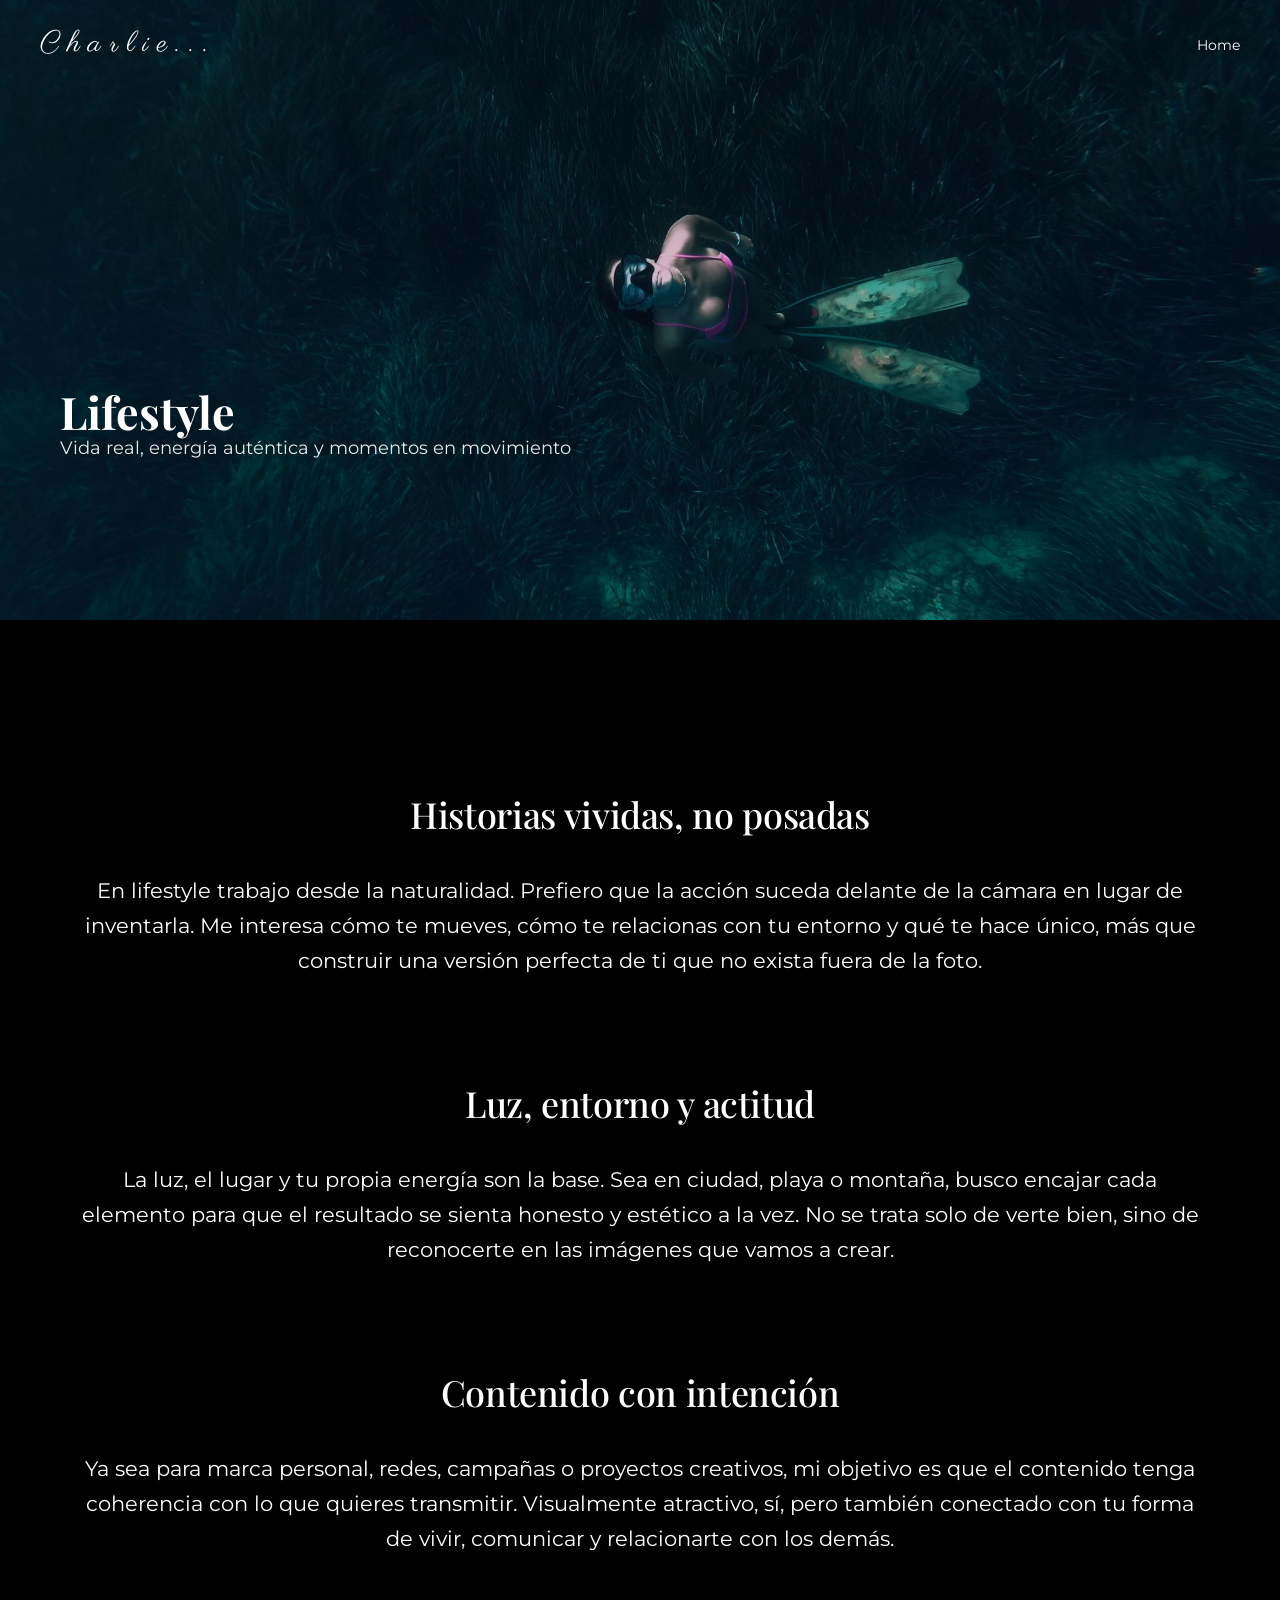
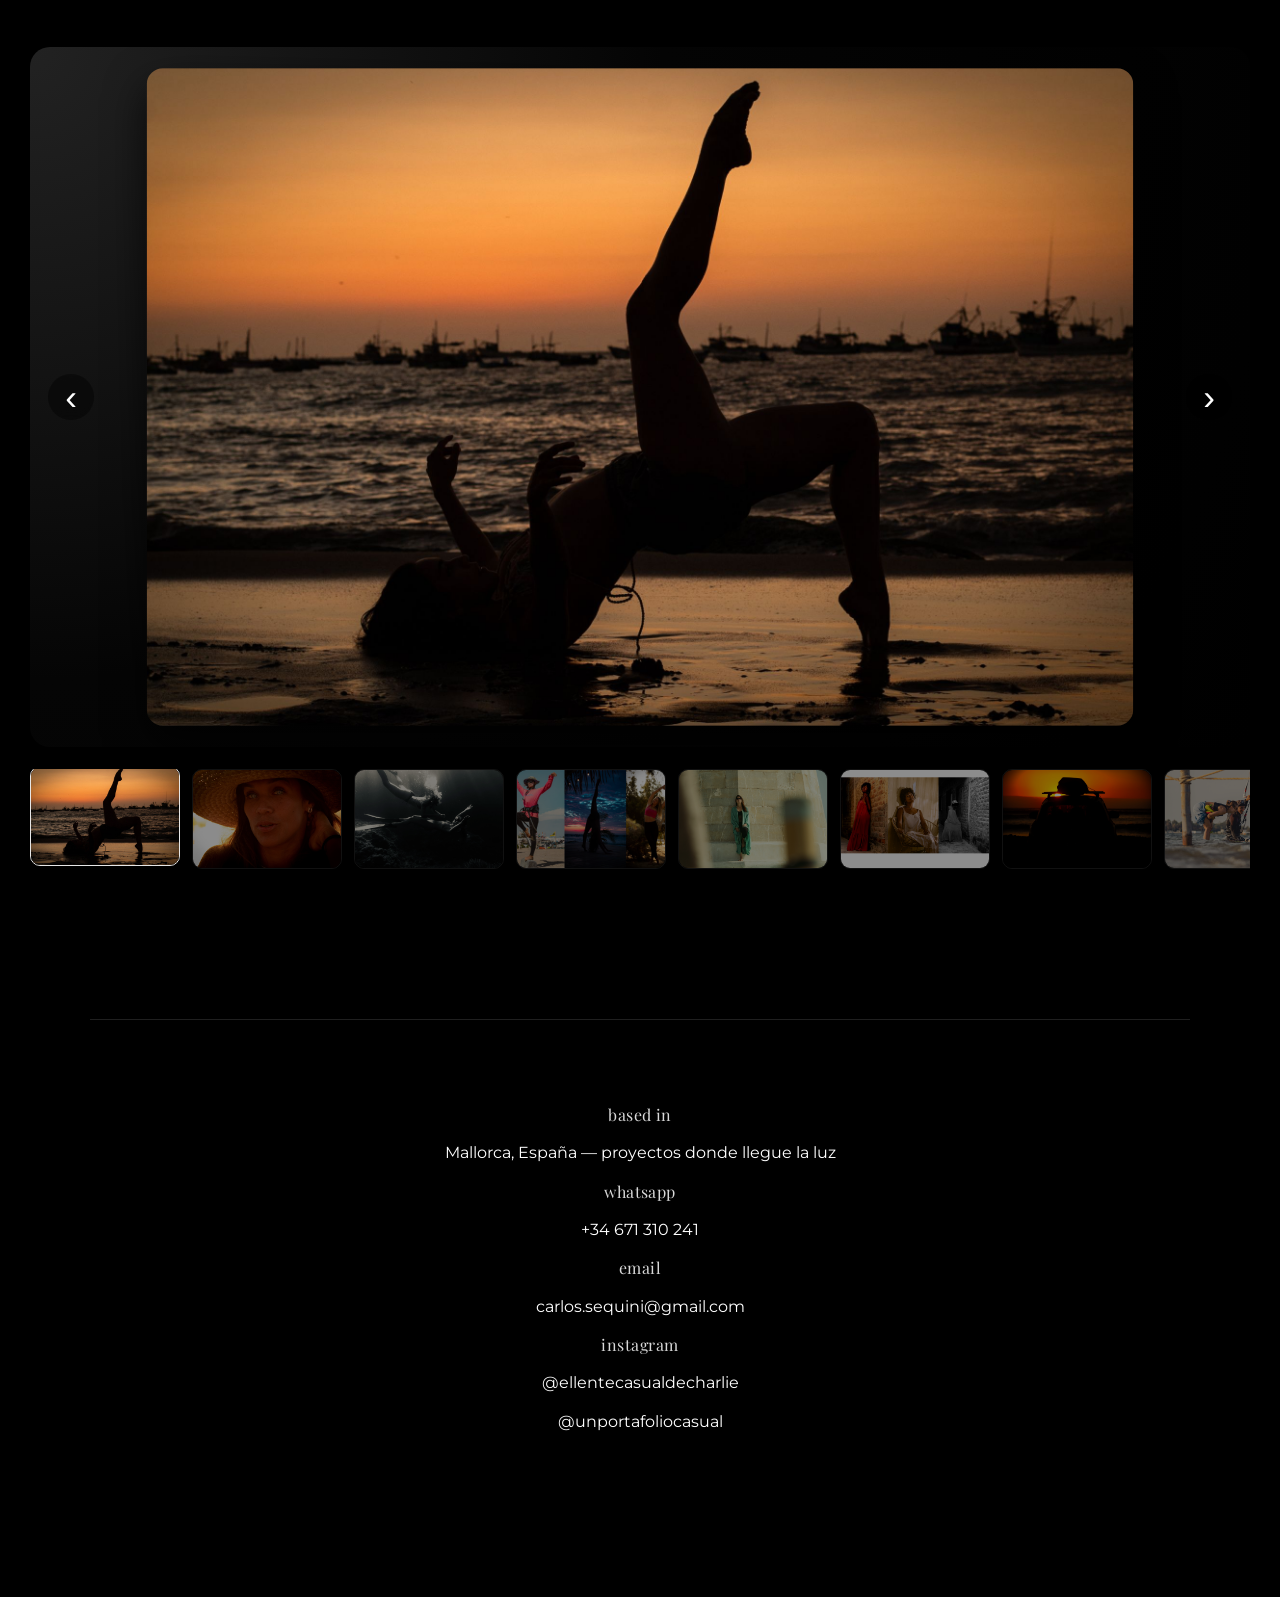
<file: lifestyle.html>
<!DOCTYPE html>
<html lang="es">
<head>
  <meta charset="UTF-8">
  <meta name="viewport" content="width=device-width, initial-scale=1.0">
  <title>Lifestyle | Charlie</title>

  <!-- Fuentes -->
  <link href="https://fonts.googleapis.com/css2?family=Parisienne&display=swap" rel="stylesheet">
  <link href="https://fonts.googleapis.com/css2?family=Playfair+Display:wght@400;500&family=Montserrat:wght@300;400;500;600&display=swap" rel="stylesheet">

  <style>
    * { margin: 0; padding: 0; box-sizing: border-box; }

    body {
      background-color: #000;
      color: #fff;
      font-family: "Montserrat", sans-serif;
      line-height: 1.9;
    }

    /* HEADER — transparente arriba y cristal al hacer scroll */
    header {
      position: fixed;
      top: 0; left: 0;
      width: 100%;
      padding: 18px 40px;
      display: flex;
      justify-content: space-between;
      align-items: center;
      background: rgba(0,0,0,0);
      backdrop-filter: none;
      -webkit-backdrop-filter: none;
      z-index: 100;
      transition: background 0.35s ease, backdrop-filter 0.35s ease; 
    }
    header.scrolled {
      background: rgba(0,0,0,0.55);
      backdrop-filter: blur(14px);
      -webkit-backdrop-filter: blur(14px);
    }

    .logo {
      font-family: "Parisienne", cursive;
      font-size: 1.8rem;
      letter-spacing: 0.3em;
      color: #fff;
      text-decoration: none;
      transition: color 0.35s ease;
    }

    header nav a {
      text-decoration: none;
      margin-left: 22px;
      font-size: 0.9rem;
      transition: color 0.35s ease;
       color: #fff;
    }
    header.scrolled nav a {
      color: #fff;
    }

    /* HERO */
    .hero {
      position: relative;
    }
    .hero img {
      width: 100%;
      height: 620px;
      object-fit: cover;
      display: block;
    }
    .hero-text {
      position: absolute;
      top: 68%;
      left: 60px;
      transform: translateY(-50%);
    }
    .hero-text h1 {
      font-family: "Playfair Display", serif;
      font-size: 2.8rem;
      margin-bottom: 2px;
      line-height: 1.1;
    }
    .hero-text p {
      font-size: 1.1rem;
      opacity: 0.9;
      line-height: 1.1;
      margin-top: 0;
    }

    /* CONTENIDO estilo Home */
    .content {
      max-width: 1300px;
      margin: 160px auto 90px;
      padding: 0 6vw;
      text-align: center;
    }
    .content p {
      max-width: 1200px;
      margin: 0 auto 26px;
      font-size: 1.32rem;
      line-height: 1.65;
    }
    .section-subtitle {
      font-family: "Playfair Display", serif;
      font-size: 2.25rem;
      font-weight: 500;
      margin-bottom: 26px;
      margin-top: 90px;
      letter-spacing: -0.01em;
      text-align: center;
    }

    /* CARRUSEL */
    .gallery-carousel {
      max-width: 1400px;
      margin: 0 auto 130px;
      padding: 0 30px;
    }
    .carousel-main {
      position: relative;
      background: radial-gradient(circle at top left, #222 0, #050505 45%, #000 100%);
      border-radius: 20px;
      padding: 26px 60px;
      display: flex;
      align-items: center;
      justify-content: center;
      overflow: hidden;
    }
    .carousel-main img {
      max-width: 100%;
      max-height: 72vh;
      object-fit: cover;
      border-radius: 16px;
      box-shadow: 0 18px 40px rgba(0,0,0,0.7);
      transition: transform 0.4s ease;
    }
    .carousel-main img.active {
      transform: scale(1.015);
    }
    .carousel-arrow {
      position: absolute;
      top: 50%;
      transform: translateY(-50%);
      width: 46px;
      height: 46px;
      border-radius: 999px;
      border: none;
      display: flex;
      align-items: center;
      justify-content: center;
      cursor: pointer;
      font-size: 2.2rem;
      color: #fff;
      background: rgba(0,0,0,0.4);
      backdrop-filter: blur(8px);
      -webkit-backdrop-filter: blur(8px);
      transition: background 0.25s ease, transform 0.25s ease;
    }
    .carousel-arrow.left { left: 18px; }
    .carousel-arrow.right { right: 18px; }
    .carousel-arrow:hover {
      background: rgba(255,255,255,0.14);
      transform: translateY(-50%) scale(1.04);
    }
    .carousel-thumbs {
      margin-top: 22px;
      display: flex;
      gap: 12px;
      overflow-x: auto;
      padding-bottom: 10px;
      -webkit-overflow-scrolling: touch;
    }
    .carousel-thumb {
      flex: 0 0 auto;
      width: 150px;
      aspect-ratio: 3/2;
      border-radius: 10px;
      overflow: hidden;
      cursor: pointer;
      opacity: 0.55;
      border: 1px solid rgba(255,255,255,0.12);
      transition: opacity 0.25s ease, transform 0.25s ease, border-color 0.25s ease;
    }
    .carousel-thumb img {
      width: 100%;
      height: 100%;
      object-fit: cover;
      display: block;
    }
    .carousel-thumb.active {
      opacity: 1;
      border-color: rgba(255,255,255,0.9);
      transform: translateY(-3px);
    }
    .carousel-thumbs::-webkit-scrollbar {
      height: 6px;
    }
    .carousel-thumbs::-webkit-scrollbar-thumb {
      background: rgba(255,255,255,0.18);
      border-radius: 999px;
    }

    /* Línea antes del contacto */
    .footer-line {
      width: 100%;
      max-width: 1100px;
      height: 1px;
      background: rgba(255,255,255,0.12);
      margin: 140px auto 80px;
    }

    /* CONTACTO minimal */
    .contact-strip {
      max-width: 1100px;
      margin: 0 auto 160px;
      padding: 0 40px;
      text-align: center;
    }
    .contact-label {
      font-family: "Playfair Display", serif;
      font-size: 1.4rem;
      margin-top: 28px;
      margin-bottom: 4px;
      text-transform: lowercase;
      color: rgba(255,255,255,0.85);
      letter-spacing: 0.03em;
    }
    .contact-strip-info p {
      margin: 8px 0;
      font-size: 1rem;
    }
    .contact-strip-info a {
      color: #fff;
      text-decoration: none;
    }
    .contact-strip-info a:hover {
      opacity: 0.8;
    }

    @media (max-width: 700px) {
      .hero img { height: 280px; }
      .hero-text { top: 52%; left: 24px; }
      .gallery-carousel { padding: 0 22px; margin-bottom: 90px; }
      .carousel-main { padding: 18px 18px; border-radius: 16px; }
      .carousel-main img { max-height: 68vh; }
      .carousel-thumb { width: 110px; border-radius: 8px; }
      .contact-strip { padding: 0 20px; margin: 120px auto 140px; }
    }
  </style>
</head>

<body>

<header>
  <a href="index.html" class="logo">Charlie...</a>
  <nav>
    <a href="index.html">Home</a>
  </nav>
</header>

<section class="hero">
  <!-- Cambia lifestylecabeza1.jpg por tu imagen real de cabecera si el nombre es otro -->
  <img src="lencabezado.jpg" alt="Lifestyle">
  <div class="hero-text">
    <h1>Lifestyle</h1>
    <p>Vida real, energía auténtica y momentos en movimiento</p>
  </div>
</section>

<section class="content">

  <h3 class="section-subtitle">Historias vividas, no posadas</h3>
  <p>
    En lifestyle trabajo desde la naturalidad. Prefiero que la acción suceda delante de la cámara en lugar de inventarla. Me interesa cómo te mueves, cómo te relacionas con tu entorno y qué te hace único, más que construir una versión perfecta de ti que no exista fuera de la foto.
  </p>

  <h3 class="section-subtitle">Luz, entorno y actitud</h3>
  <p>
    La luz, el lugar y tu propia energía son la base. Sea en ciudad, playa o montaña, busco encajar cada elemento para que el resultado se sienta honesto y estético a la vez. No se trata solo de verte bien, sino de reconocerte en las imágenes que vamos a crear.
  </p>

  <h3 class="section-subtitle">Contenido con intención</h3>
  <p>
    Ya sea para marca personal, redes, campañas o proyectos creativos, mi objetivo es que el contenido tenga coherencia con lo que quieres transmitir. Visualmente atractivo, sí, pero también conectado con tu forma de vivir, comunicar y relacionarte con los demás.
  </p>

</section>

<section class="gallery-carousel">
  <div class="carousel-main">
    <button class="carousel-arrow left" aria-label="Anterior">&#8249;</button>
    <!-- Cambia l1.jpg si tu primera foto tiene otro nombre -->
    <img src="l1.jpg" id="carousel-main-img" class="active" alt="Lifestyle principal">
    <button class="carousel-arrow right" aria-label="Siguiente">&#8250;</button>
  </div>

  <div class="carousel-thumbs">
    <!-- Ajusta los nombres l1.jpg...l12.jpg a tus archivos reales -->
    <div class="carousel-thumb active" data-index="0"><img src="l1.jpg"  alt="Lifestyle 1"></div>
    <div class="carousel-thumb" data-index="1"><img src="l2.jpg"  alt="Lifestyle 2"></div>
    <div class="carousel-thumb" data-index="2"><img src="l3.jpg"  alt="Lifestyle 3"></div>
    <div class="carousel-thumb" data-index="3"><img src="l4.jpg"  alt="Lifestyle 4"></div>
    <div class="carousel-thumb" data-index="4"><img src="l5.jpg"  alt="Lifestyle 5"></div>
    <div class="carousel-thumb" data-index="5"><img src="l6.jpg"  alt="Lifestyle 6"></div>
    <div class="carousel-thumb" data-index="6"><img src="l7.jpg"  alt="Lifestyle 7"></div>
    <div class="carousel-thumb" data-index="7"><img src="l8.jpg"  alt="Lifestyle 8"></div>
    <div class="carousel-thumb" data-index="8"><img src="l9.jpg"  alt="Lifestyle 9"></div>
    <div class="carousel-thumb" data-index="9"><img src="l10.jpg" alt="Lifestyle 10"></div>
    <div class="carousel-thumb" data-index="10"><img src="l11.jpg" alt="Lifestyle 11"></div>
    <div class="carousel-thumb" data-index="11"><img src="l12.jpg" alt="Lifestyle 12"></div>
  </div>
</section>

<div class="footer-line"></div>

<section class="contact-strip" id="contacto">
  <div class="contact-strip-info">
    <p class="contact-label">based in</p>
    <p>Mallorca, España — proyectos donde llegue la luz</p>

    <p class="contact-label">whatsapp</p>
    <p><a href="https://wa.me/34671310241" target="_blank">+34 671 310 241</a></p>

    <p class="contact-label">email</p>
    <p><a href="mailto:carlos.sequini@gmail.com">carlos.sequini@gmail.com</a></p>

    <p class="contact-label">instagram</p>
    <p><a href="https://instagram.com/ellentecasualdecharlie" target="_blank">@ellentecasualdecharlie</a></p>
    <p><a href="https://instagram.com/unportafoliocasual" target="_blank">@unportafoliocasual</a></p>
  </div>
</section>

<script>
  // Header scroll
  window.addEventListener("scroll", () => {
    const header = document.querySelector('header');
    header.classList.toggle('scrolled', window.scrollY > 50);
  });

  // Carrusel
  const mainImg = document.getElementById('carousel-main-img');
  const thumbs = document.querySelectorAll('.carousel-thumb');
  const arrowLeft = document.querySelector('.carousel-arrow.left');
  const arrowRight = document.querySelector('.carousel-arrow.right');

  let currentIndex = 0;

  function setActive(index) {
    currentIndex = index;
    const currentActive = document.querySelector('.carousel-thumb.active');
    if (currentActive) currentActive.classList.remove('active');
    thumbs[currentIndex].classList.add('active');
    mainImg.src = thumbs[currentIndex].querySelector('img').src;
  }

  thumbs.forEach(thumb => {
    thumb.addEventListener('click', () => {
      const index = parseInt(thumb.getAttribute('data-index'), 10);
      setActive(index);
    });
  });

  arrowRight.addEventListener('click', () => {
    const nextIndex = (currentIndex + 1) % thumbs.length;
    setActive(nextIndex);
  });

  arrowLeft.addEventListener('click', () => {
    const prevIndex = (currentIndex - 1 + thumbs.length) % thumbs.length;
    setActive(prevIndex);
  });
</script>

</body>
</html>
</file>
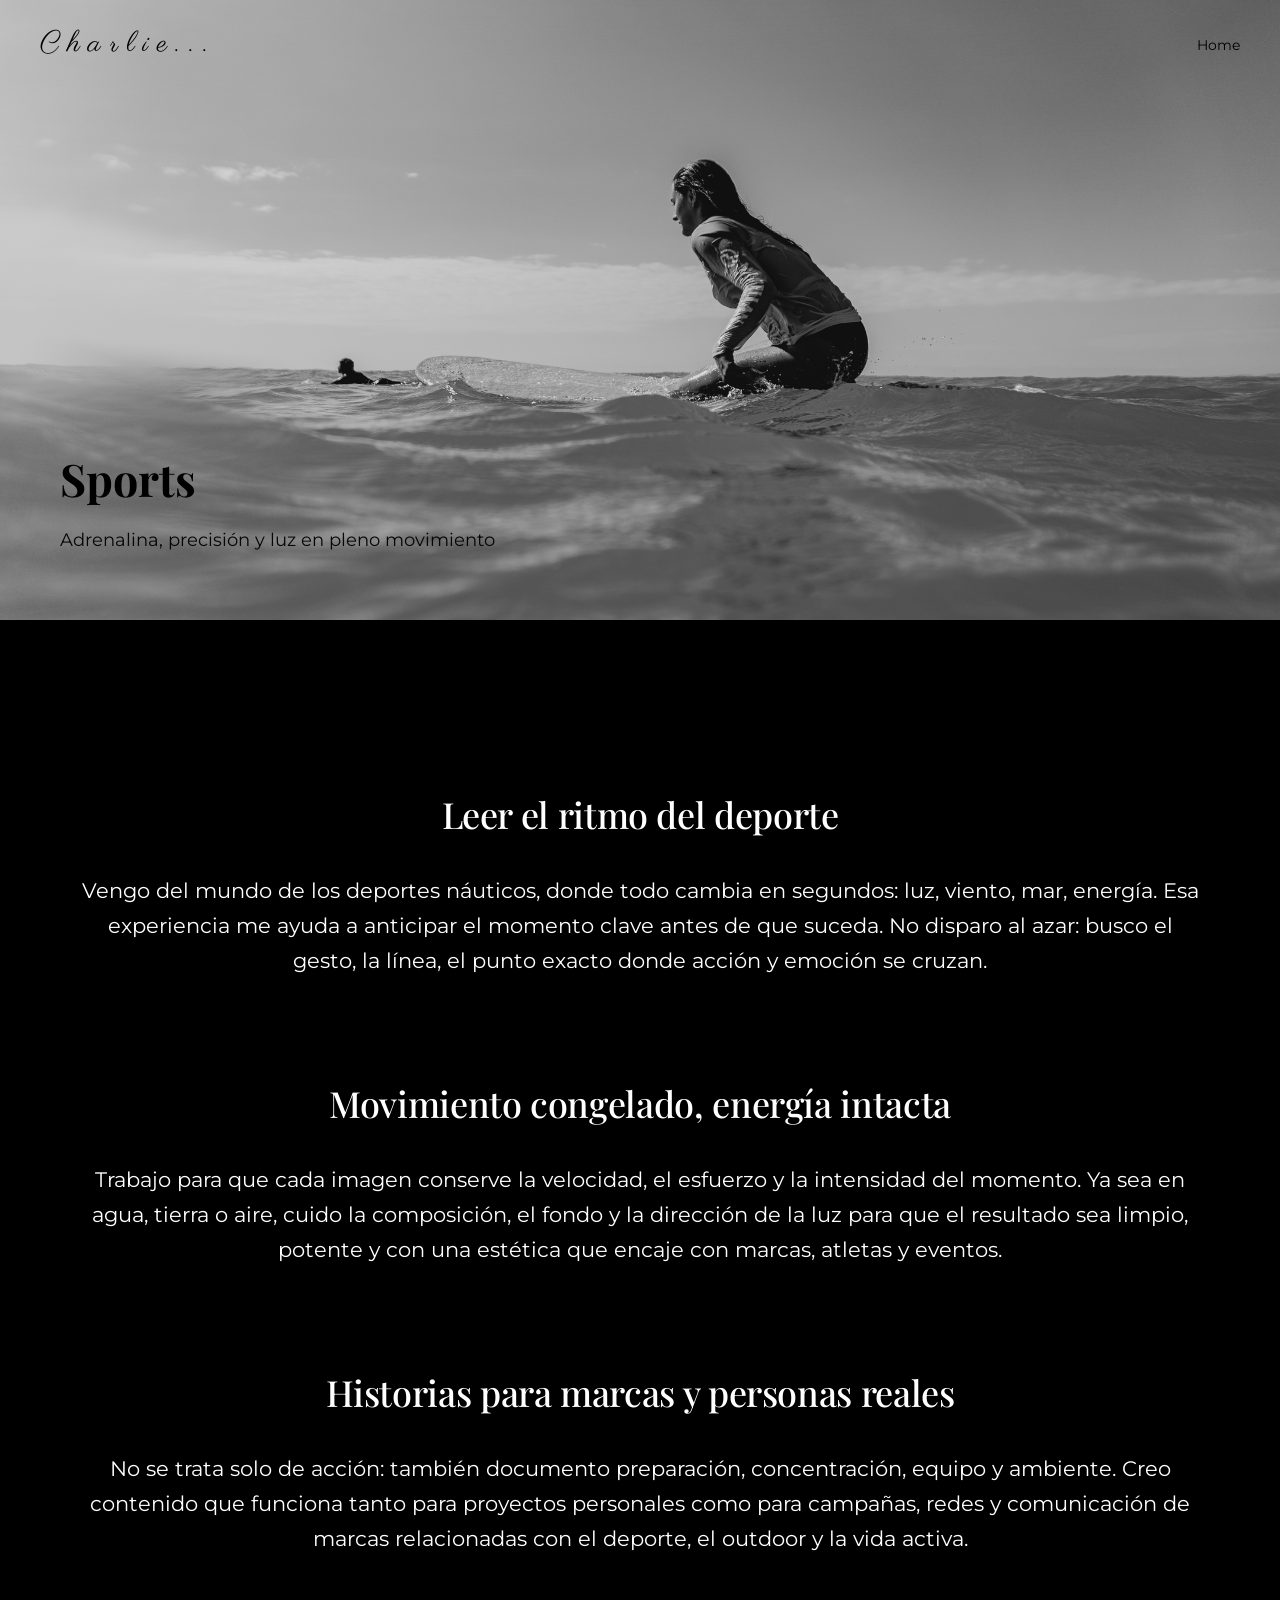
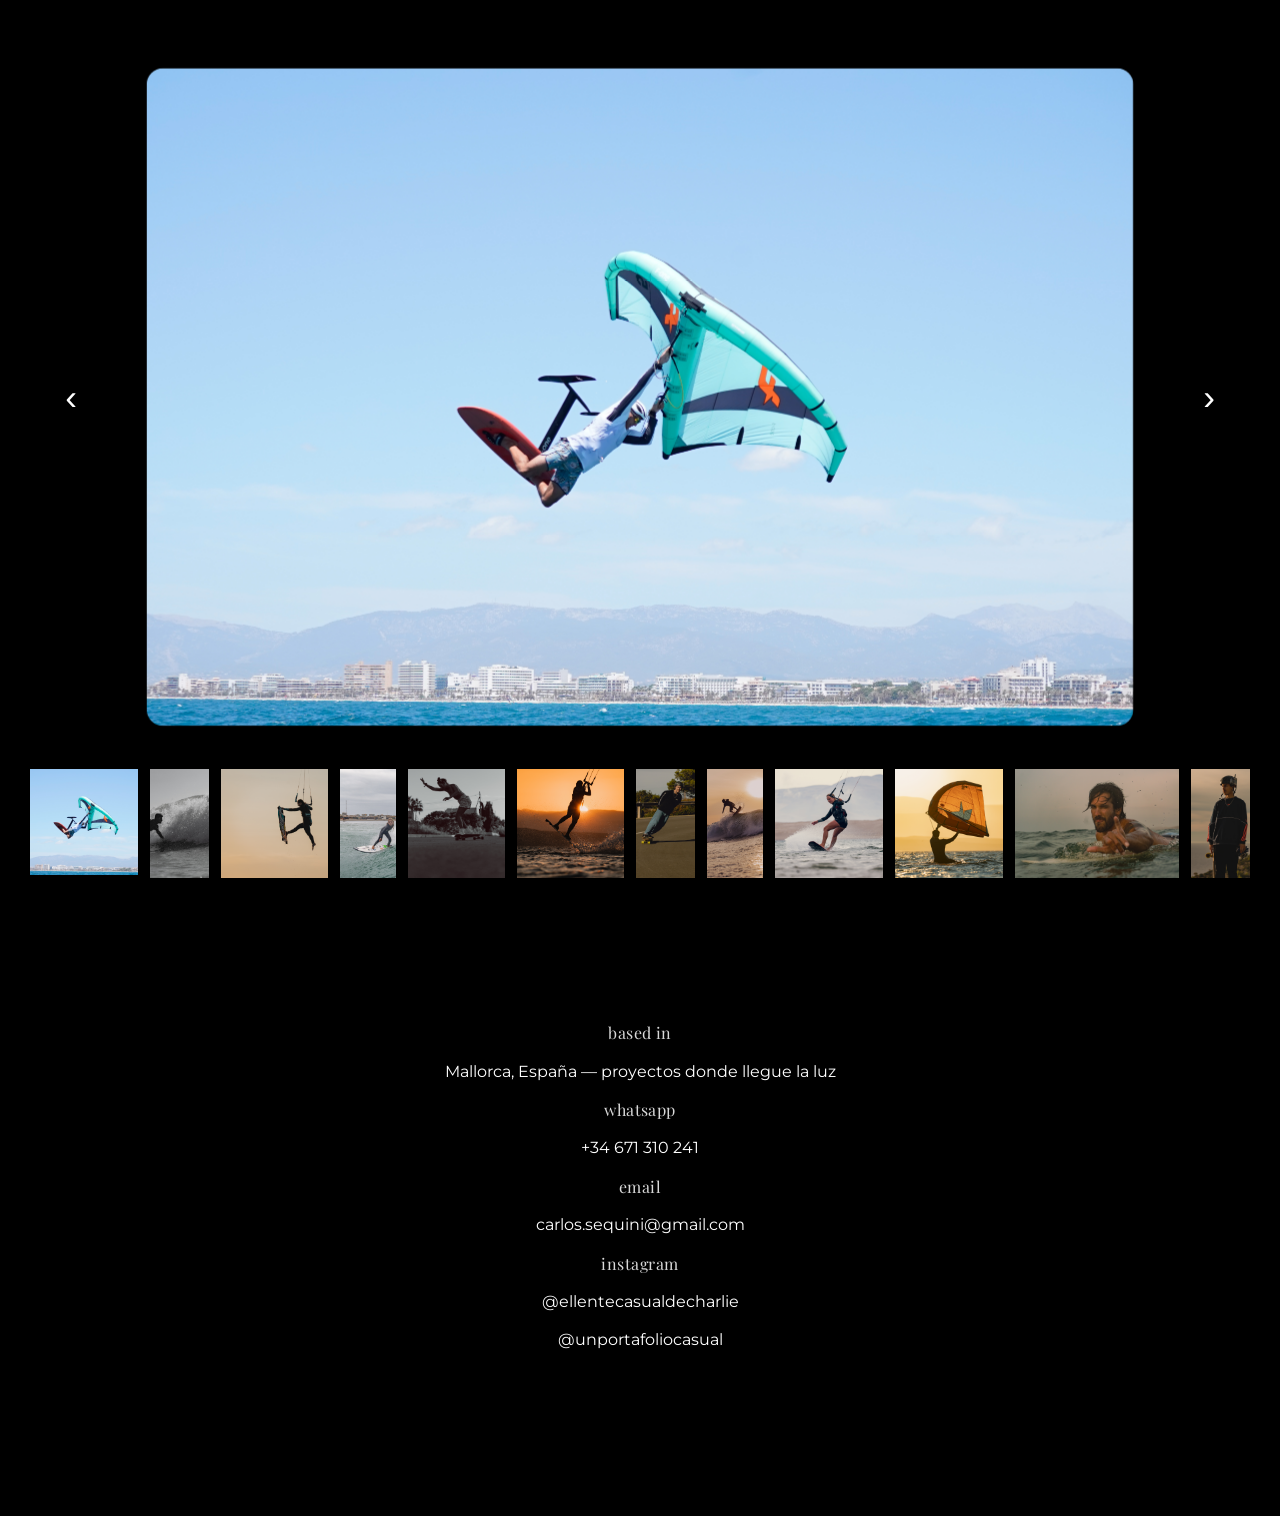
<file: sports.html>
<!DOCTYPE html>
<html lang="es">
<head>
  <meta charset="UTF-8">
  <meta name="viewport" content="width=device-width, initial-scale=1.0">
  <title>Sports | Charlie</title>

  <!-- Fuentes -->
  <link href="https://fonts.googleapis.com/css2?family=Parisienne&display=swap" rel="stylesheet">
  <link href="https://fonts.googleapis.com/css2?family=Playfair+Display:wght@400;500&family=Montserrat:wght@300;400;500;600&display=swap" rel="stylesheet">

  <style>
    * { margin: 0; padding: 0; box-sizing: border-box; }

    html, body {
      background-color: #000;
      min-height: 100%;
    }

    body {
      color: #fff;
      font-family: "Montserrat", sans-serif;
      line-height: 1.9;
    }

    /* HEADER */
    header {
      position: fixed;
      top: 0; left: 0;
      width: 100%;
      padding: 18px 40px;
      display: flex;
      justify-content: space-between;
      align-items: center;
      background: rgba(0,0,0,0);
      backdrop-filter: none;
      -webkit-backdrop-filter: none;
      z-index: 100;
      transition: background 0.35s ease, backdrop-filter 0.35s ease;
    }
    header.scrolled {
      background: rgba(0,0,0,0.55);
      backdrop-filter: blur(14px);
      -webkit-backdrop-filter: blur(14px);
    }

    /* LOGO Y MENU - SIEMPRE NEGRO */
    .logo {
      font-family: "Parisienne", cursive;
      font-size: 1.8rem;
      letter-spacing: 0.3em;
      text-decoration: none;
      color: #000 !important;
    }

    header nav a {
      text-decoration: none;
      margin-left: 22px;
      font-size: 0.9rem;
      color: #000 !important;
    }

    /* HERO */
    .hero {
      position: relative;
    }
    .hero img {
      width: 100%;
      height: 620px;
      object-fit: cover;
      display: block;
    }
    .hero-text {
      position: absolute;
      top: 80%;
      left: 60px;
      transform: translateY(-50%);
    }
    .hero-text h1 {
      font-family: "Playfair Display", serif;
      font-size: 2.8rem;
      margin-bottom: 2px;
      color: #000;
    }
    .hero-text p {
      font-size: 1.1rem;
      color: #000;
      opacity: 0.95;
    }

    /* CONTENIDO */
    .content {
      max-width: 1300px;
      margin: 160px auto 90px;
      padding: 0 6vw;
      text-align: center;
    }
    .content p {
      max-width: 1200px;
      margin: 0 auto 26px;
      font-size: 1.32rem;
      line-height: 1.65;
    }
    .section-subtitle {
      font-family: "Playfair Display", serif;
      font-size: 2.25rem;
      font-weight: 500;
      margin: 90px 0 26px;
      letter-spacing: -0.01em;
      text-align: center;
    }

    /* CARRUSEL */
    .gallery-carousel {
      max-width: 1400px;
      margin: 0 auto 130px;
      padding: 0 30px;
    }
    .carousel-main {
      position: relative;
      background: #000;
      border-radius: 20px;
      padding: 26px 60px;
      display: flex;
      align-items: center;
      justify-content: center;
      overflow: hidden;
    }
    .carousel-main img {
      max-width: 100%;
      max-height: 72vh;
      object-fit: cover;
      border-radius: 16px;
      box-shadow: 0 18px 40px rgba(0,0,0,0.7);
      transition: transform 0.4s ease;
    }
    .carousel-main img.active {
      transform: scale(1.015);
    }
    .carousel-arrow {
      position: absolute;
      top: 50%;
      transform: translateY(-50%);
      width: 46px;
      height: 46px;
      border-radius: 999px;
      border: none;
      display: flex;
      align-items: center;
      justify-content: center;
      cursor: pointer;
      font-size: 2.2rem;
      color: #fff;
      background: rgba(0,0,0,0.4);
      backdrop-filter: blur(8px);
      -webkit-backdrop-filter: blur(8px);
      transition: background 0.25s ease, transform 0.25s ease;
    }
    .carousel-arrow.left { left: 18px; }
    .carousel-arrow.right { right: 18px; }

    .carousel-thumbs {
  margin-top: 22px;
  display: flex;
  gap: 12px;
  overflow-x: auto;
  padding-bottom: 10px;
  -webkit-overflow-scrolling: touch;

  /* Ocultar scrollbar en Firefox y otros */
  scrollbar-width: none;
  -ms-overflow-style: none;
}

/* Ocultar scrollbar en Chrome, Edge, Safari */
.carousel-thumbs::-webkit-scrollbar {
  display: none;
}

    }
    .carousel-thumb {
      flex: 0 0 auto;
      width: 150px;
      aspect-ratio: 3/2;
      border-radius: 10px;
      overflow: hidden;
      cursor: pointer;
      opacity: 0.55;
      border: 1px solid rgba(255,255,255,0.12);
      transition: opacity 0.25s ease, transform 0.25s ease, border-color 0.25s ease;
    }
    .carousel-thumb img {
      width: 100%;
      height: 100%;
      object-fit: cover;
      display: block;
    }
    .carousel-thumb.active {
      opacity: 1;
      border-color: rgba(255,255,255,0.9);
      transform: translateY(-3px);
    }

    /* CONTACTO */
    .contact-strip {
      max-width: 1100px;
      margin: 0 auto 160px;
      padding: 0 40px;
      text-align: center;
    }
    .contact-label {
      font-family: "Playfair Display", serif;
      font-size: 1.4rem;
      margin-top: 28px;
      margin-bottom: 4px;
      text-transform: lowercase;
      color: rgba(255,255,255,0.85);
      letter-spacing: 0.03em;
    }
    .contact-strip-info p {
      margin: 8px 0;
      font-size: 1rem;
    }
    .contact-strip-info a {
      color: #fff;
      text-decoration: none;
    }
    .contact-strip-info a:hover {
      opacity: 0.8;
    }

    @media (max-width: 700px) {
      .hero img { height: 280px; }
      .hero-text { top: 52%; left: 24px; }
      .gallery-carousel { padding: 0 22px; margin-bottom: 90px; }
      .carousel-main { padding: 18px 18px; border-radius: 16px; }
      .carousel-main img { max-height: 68vh; }
      .carousel-thumb { width: 110px; border-radius: 8px; }
      .contact-strip { padding: 0 20px; margin: 120px auto 140px; }
    }
  </style>
</head>

<body>

<header>
  <a href="index.html" class="logo">Charlie...</a>
  <nav>
    <a href="index.html">Home</a>
  </nav>
</header>

<section class="hero">
  <img src="sencabezado.jpg" alt="Sports">
  <div class="hero-text">
    <h1>Sports</h1>
    <p>Adrenalina, precisión y luz en pleno movimiento</p>
  </div>
</section>

<section class="content">

  <h3 class="section-subtitle">Leer el ritmo del deporte</h3>
  <p>Vengo del mundo de los deportes náuticos, donde todo cambia en segundos: luz, viento, mar, energía. Esa experiencia me ayuda a anticipar el momento clave antes de que suceda. No disparo al azar: busco el gesto, la línea, el punto exacto donde acción y emoción se cruzan.</p>

  <h3 class="section-subtitle">Movimiento congelado, energía intacta</h3>
  <p>Trabajo para que cada imagen conserve la velocidad, el esfuerzo y la intensidad del momento. Ya sea en agua, tierra o aire, cuido la composición, el fondo y la dirección de la luz para que el resultado sea limpio, potente y con una estética que encaje con marcas, atletas y eventos.</p>

  <h3 class="section-subtitle">Historias para marcas y personas reales</h3>
  <p>No se trata solo de acción: también documento preparación, concentración, equipo y ambiente. Creo contenido que funciona tanto para proyectos personales como para campañas, redes y comunicación de marcas relacionadas con el deporte, el outdoor y la vida activa.</p>

</section>

<section class="gallery-carousel">
  <div class="carousel-main">
    <button class="carousel-arrow left" aria-label="Anterior">&#8249;</button>
    <img src="s1.jpg" id="carousel-main-img" class="active" alt="Sports principal">
    <button class="carousel-arrow right" aria-label="Siguiente">&#8250;</button>
  </div>

  <div class="carousel-thumbs">
    <div class="carousel-thumb active" data-index="0"><img src="s1.jpg" alt="Sports 1"></div>
    <div class="carousel-thumb" data-index="1"><img src="s2.jpg" alt="Sports 2"></div>
    <div class="carousel-thumb" data-index="2"><img src="s3.jpg" alt="Sports 3"></div>
    <div class="carousel-thumb" data-index="3"><img src="s4.jpg" alt="Sports 4"></div>
    <div class="carousel-thumb" data-index="4"><img src="s5.jpg" alt="Sports 5"></div>
    <div class="carousel-thumb" data-index="5"><img src="s6.jpg" alt="Sports 6"></div>
    <div class="carousel-thumb" data-index="6"><img src="s7.jpg" alt="Sports 7"></div>
    <div class="carousel-thumb" data-index="7"><img src="s8.jpg" alt="Sports 8"></div>
    <div class="carousel-thumb" data-index="8"><img src="s9.jpg" alt="Sports 9"></div>
    <div class="carousel-thumb" data-index="9"><img src="s10.jpg" alt="Sports 10"></div>
    <div class="carousel-thumb" data-index="10"><img src="s11.jpg" alt="Sports 11"></div>
    <div class="carousel-thumb" data-index="11"><img src="s12.jpg" alt="Sports 12"></div>
  </div>
</section>

<section class="contact-strip" id="contacto">
  <div class="contact-strip-info">
    <p class="contact-label">based in</p>
    <p>Mallorca, España — proyectos donde llegue la luz</p>

    <p class="contact-label">whatsapp</p>
    <p><a href="https://wa.me/34671310241" target="_blank">+34 671 310 241</a></p>

    <p class="contact-label">email</p>
    <p><a href="mailto:carlos.sequini@gmail.com">carlos.sequini@gmail.com</a></p>

    <p class="contact-label">instagram</p>
    <p><a href="https://instagram.com/ellentecasualdecharlie" target="_blank">@ellentecasualdecharlie</a></p>
    <p><a href="https://instagram.com/unportafoliocasual" target="_blank">@unportafoliocasual</a></p>
  </div>
</section>

<script>
  // Header scroll
  window.addEventListener("scroll", () => {
    const header = document.querySelector('header');
    header.classList.toggle('scrolled', window.scrollY > 50);
  });

  // Carrusel
  const mainImg = document.getElementById('carousel-main-img');
  const thumbs = document.querySelectorAll('.carousel-thumb');
  const arrowLeft = document.querySelector('.carousel-arrow.left');
  const arrowRight = document.querySelector('.carousel-arrow.right');

  let currentIndex = 0;

  function setActive(index) {
    currentIndex = index;
    const currentActive = document.querySelector('.carousel-thumb.active');
    if (currentActive) currentActive.classList.remove('active');
    thumbs[currentIndex].classList.add('active');
    mainImg.src = thumbs[currentIndex].querySelector('img').src;
  }

  thumbs.forEach(thumb => {
    thumb.addEventListener('click', () => {
      const index = parseInt(thumb.getAttribute('data-index'), 10);
      setActive(index);
    });
  });

  arrowRight.addEventListener('click', () => {
    const nextIndex = (currentIndex + 1) % thumbs.length;
    setActive(nextIndex);
  });

  arrowLeft.addEventListener('click', () => {
    const prevIndex = (currentIndex - 1 + thumbs.length) % thumbs.length;
    setActive(prevIndex);
  });
</script>

</body>
</html>
</file>
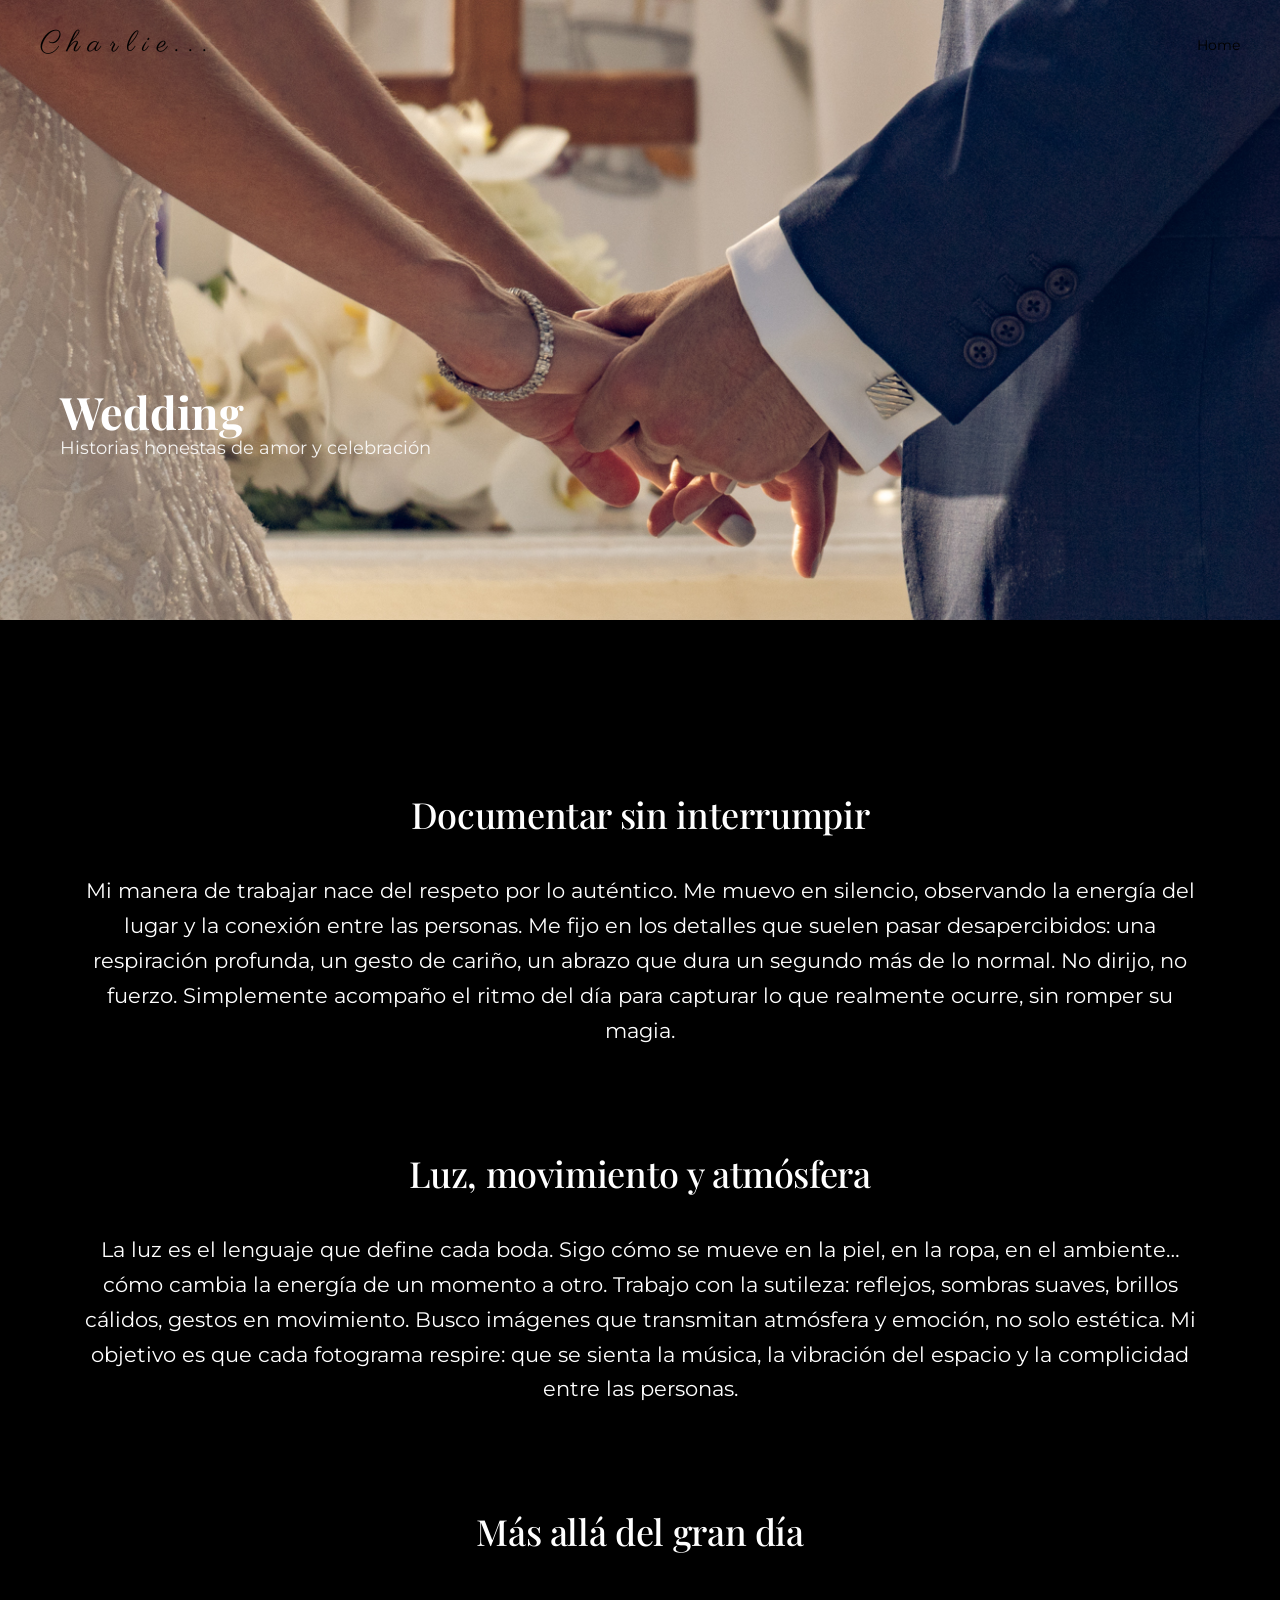
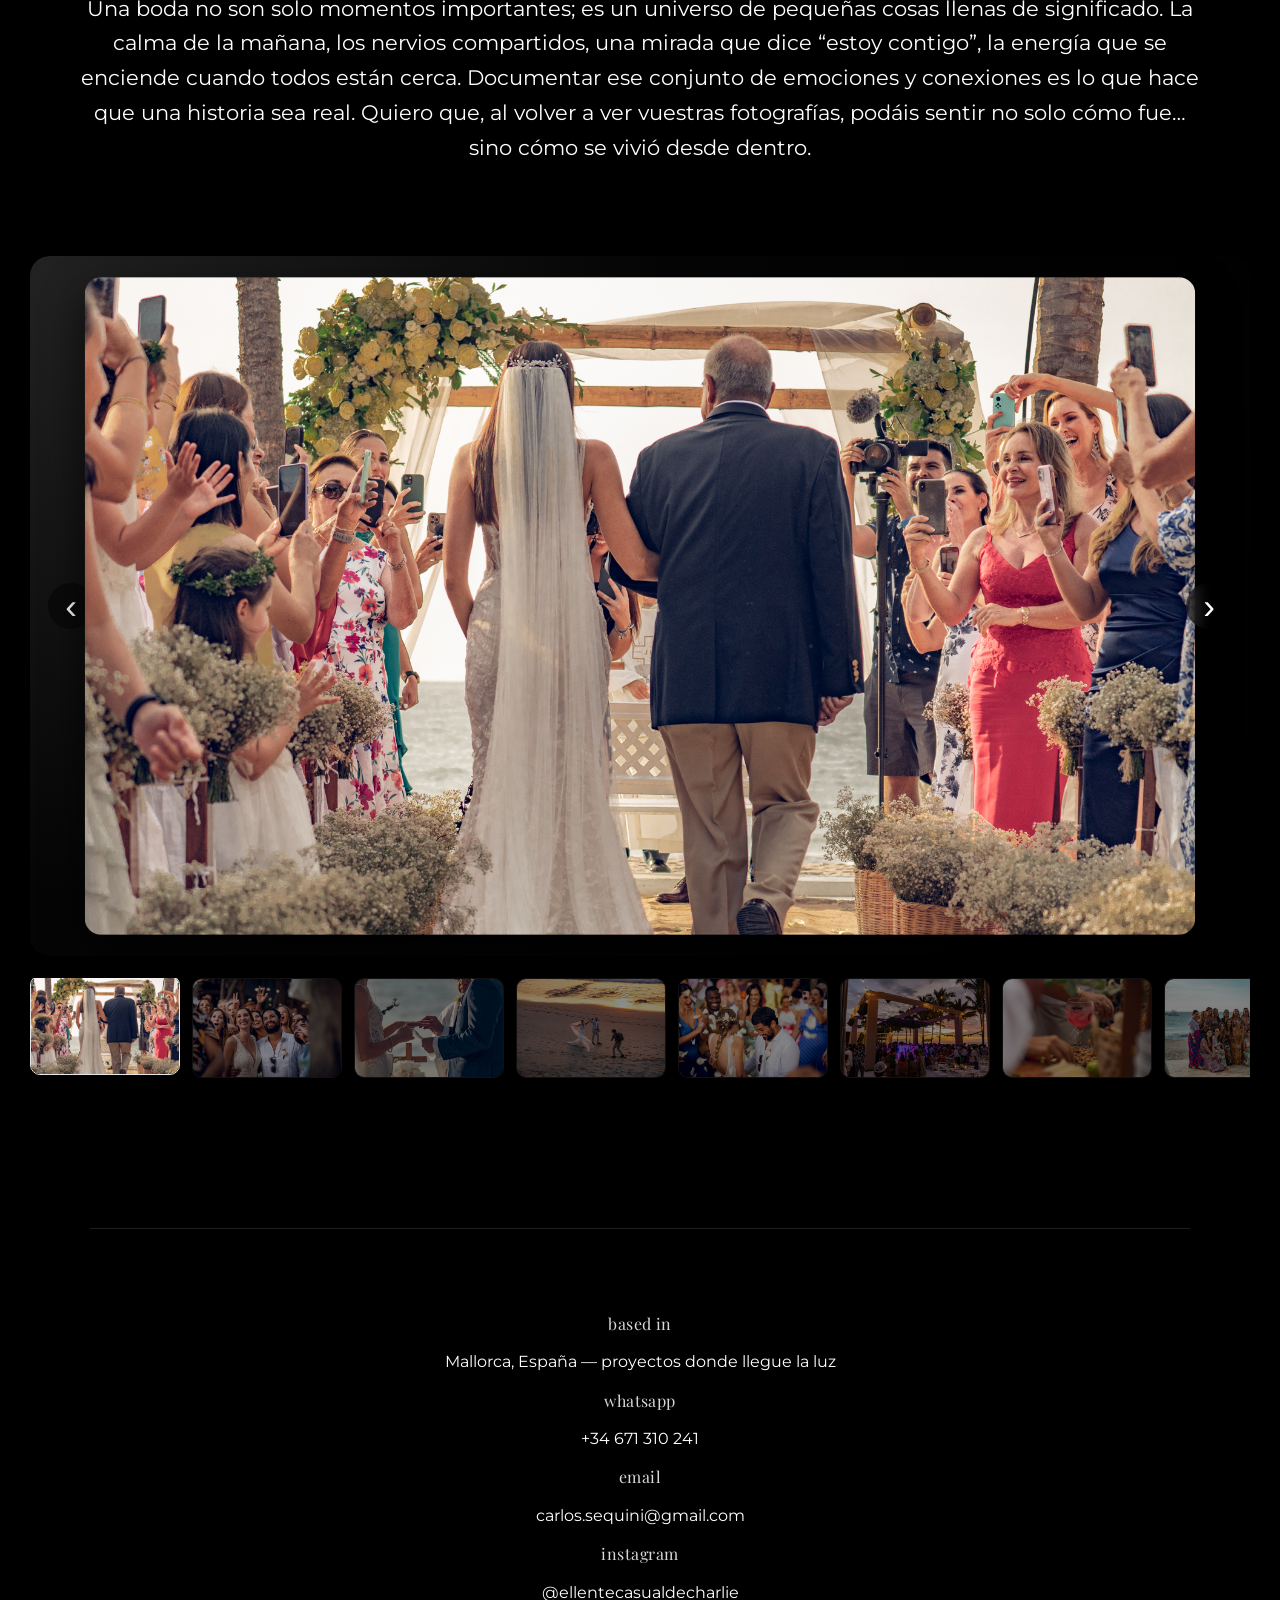
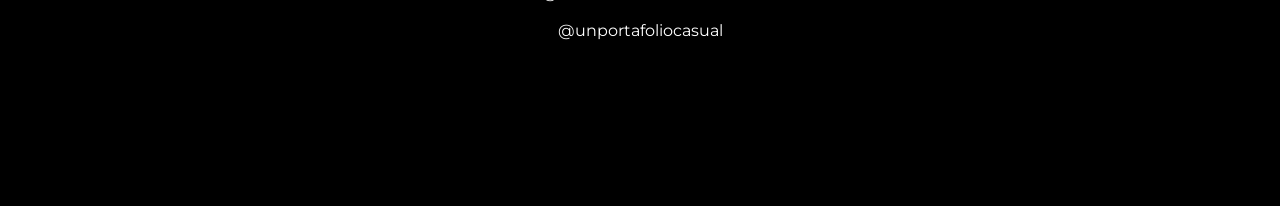
<file: wedding.html>
<!DOCTYPE html>
<html lang="es">
<head>
  <meta charset="UTF-8">
  <meta name="viewport" content="width=device-width, initial-scale=1.0">
  <title>Wedding | Charlie</title>

  <!-- Fuentes -->
  <link href="https://fonts.googleapis.com/css2?family=Parisienne&display=swap" rel="stylesheet">
  <link href="https://fonts.googleapis.com/css2?family=Playfair+Display:wght@400;500&family=Montserrat:wght@300;400;500;600&display=swap" rel="stylesheet">

  <style>
    * { margin: 0; padding: 0; box-sizing: border-box; }

    body {
      background-color: #000;
      color: #fff;
      font-family: "Montserrat", sans-serif;
      line-height: 1.9;
    }

    /* HEADER — transparente arriba y cristal al hacer scroll */
    header {
      position: fixed;
      top: 0; left: 0;
      width: 100%;
      padding: 18px 40px;
      display: flex;
      justify-content: space-between;
      align-items: center;
      background: rgba(0,0,0,0);
      backdrop-filter: none;
      -webkit-backdrop-filter: none;
      z-index: 100;
      transition: background 0.35s ease, backdrop-filter 0.35s ease;
    }
    header.scrolled {
      background: rgba(0,0,0,0.55);
      backdrop-filter: blur(14px);
      -webkit-backdrop-filter: blur(14px);
    }

    /* ✔️ CAMBIO: letras negras */
    .logo {
      font-family: "Parisienne", cursive;
      font-size: 1.8rem;
      letter-spacing: 0.3em;
      color: #000; /* antes #fff */
      text-decoration: none;
      transition: color 0.35s ease;
    }

    /* ✔️ CAMBIO: letras negras */
    header nav a {
      text-decoration: none;
      margin-left: 22px;
      font-size: 0.9rem;
      transition: color 0.35s ease;
      color: #000; /* antes #fff */
    }
    header.scrolled nav a {
      color: #000; /* antes #fff */
    }

    /* HERO */
    .hero {
      position: relative;
    }
    .hero img {
      width: 100%;
      height: 620px;
      object-fit: cover;
      display: block;
    }
    .hero-text {
      position: absolute;
      top: 68%;
      left: 60px;
      transform: translateY(-50%);
    }
    .hero-text h1 {
      font-family: "Playfair Display", serif;
      font-size: 2.8rem;
      margin-bottom: 2px;
      line-height: 1.1;
    }
    .hero-text p {
      font-size: 1.1rem;
      opacity: 0.9;
      line-height: 1.1;
      margin-top: 0;
    }

    /* CONTENIDO estilo Home */
    .content {
      max-width: 1300px;
      margin: 160px auto 90px;
      padding: 0 6vw;
      text-align: center;
    }
    .content p {
      max-width: 1200px;
      margin: 0 auto 26px;
      font-size: 1.32rem;
      line-height: 1.65;
    }
    .section-subtitle {
      font-family: "Playfair Display", serif;
      font-size: 2.25rem;
      font-weight: 500;
      margin-bottom: 26px;
      margin-top: 90px;
      letter-spacing: -0.01em;
      text-align: center;
    }

    /* CARRUSEL */
    .gallery-carousel {
      max-width: 1400px;
      margin: 0 auto 130px;
      padding: 0 30px;
    }
    .carousel-main {
      position: relative;
      background: radial-gradient(circle at top left, #222 0, #050505 45%, #000 100%);
      border-radius: 20px;
      padding: 26px 60px;
      display: flex;
      align-items: center;
      justify-content: center;
      overflow: hidden;
    }
    .carousel-main img {
      max-width: 100%;
      max-height: 72vh;
      object-fit: cover;
      border-radius: 16px;
      box-shadow: 0 18px 40px rgba(0,0,0,0.7);
      transition: transform 0.4s ease;
    }
    .carousel-main img.active {
      transform: scale(1.015);
    }
    .carousel-arrow {
      position: absolute;
      top: 50%;
      transform: translateY(-50%);
      width: 46px;
      height: 46px;
      border-radius: 999px;
      border: none;
      display: flex;
      align-items: center;
      justify-content: center;
      cursor: pointer;
      font-size: 2.2rem;
      color: #fff;
      background: rgba(0,0,0,0.4);
      backdrop-filter: blur(8px);
      -webkit-backdrop-filter: blur(8px);
      transition: background 0.25s ease, transform 0.25s ease;
    }
    .carousel-arrow.left { left: 18px; }
    .carousel-arrow.right { right: 18px; }
    .carousel-arrow:hover {
      background: rgba(255,255,255,0.14);
      transform: translateY(-50%) scale(1.04);
    }
    .carousel-thumbs {
      margin-top: 22px;
      display: flex;
      gap: 12px;
      overflow-x: auto;
      padding-bottom: 10px;
      -webkit-overflow-scrolling: touch;
    }
    .carousel-thumb {
      flex: 0 0 auto;
      width: 150px;
      aspect-ratio: 3/2;
      border-radius: 10px;
      overflow: hidden;
      cursor: pointer;
      opacity: 0.55;
      border: 1px solid rgba(255,255,255,0.12);
      transition:
        opacity 0.25s ease,
        transform 0.25s ease,
        border-color 0.25s ease;
    }
    .carousel-thumb img {
      width: 100%;
      height: 100%;
      object-fit: cover;
      display: block;
    }
    .carousel-thumb.active {
      opacity: 1;
      border-color: rgba(255,255,255,0.9);
      transform: translateY(-3px);
    }
    .carousel-thumbs::-webkit-scrollbar {
      height: 6px;
    }
    .carousel-thumbs::-webkit-scrollbar-thumb {
      background: rgba(255,255,255,0.18);
      border-radius: 999px;
    }

    /* Línea antes del contacto */
    .footer-line {
      width: 100%;
      max-width: 1100px;
      height: 1px;
      background: rgba(255,255,255,0.12);
      margin: 140px auto 80px;
    }

    /* CONTACTO */
    .contact-strip {
      max-width: 1100px;
      margin: 0 auto 160px;
      padding: 0 40px;
      text-align: center;
    }
    .contact-label {
      font-family: "Playfair Display", serif;
      font-size: 1.4rem;
      margin-top: 28px;
      margin-bottom: 4px;
      text-transform: lowercase;
      color: rgba(255,255,255,0.85);
      letter-spacing: 0.03em;
    }
    .contact-strip-info p {
      margin: 8px 0;
      font-size: 1rem;
    }
    .contact-strip-info a {
      color: #fff;
      text-decoration: none;
    }
    .contact-strip-info a:hover {
      opacity: 0.8;
    }

    @media (max-width: 700px) {
      .hero img { height: 280px; }
      .hero-text { top: 52%; left: 24px; }
      .gallery-carousel { padding: 0 22px; margin-bottom: 90px; }
      .carousel-main { padding: 18px 18px; border-radius: 16px; }
      .carousel-main img { max-height: 68vh; }
      .carousel-thumb { width: 110px; border-radius: 8px; }
      .contact-strip { padding: 0 20px; margin: 120px auto 140px; }
    }
  </style>
</head>

<body>

<header>
  <a href="index.html" class="logo">Charlie...</a>
  <nav>
    <a href="index.html">Home</a>
  </nav>
</header>

<section class="hero">
  <img src="wencabezado.jpg" alt="Wedding">
  <div class="hero-text">
    <h1>Wedding</h1>
    <p>Historias honestas de amor y celebración</p>
  </div>
</section>

<section class="content">

  <h3 class="section-subtitle">Documentar sin interrumpir</h3>
  <p>
    Mi manera de trabajar nace del respeto por lo auténtico.
    Me muevo en silencio, observando la energía del lugar y la conexión entre las personas.
    Me fijo en los detalles que suelen pasar desapercibidos: una respiración profunda, 
    un gesto de cariño, un abrazo que dura un segundo más de lo normal.
    No dirijo, no fuerzo. Simplemente acompaño el ritmo del día para capturar lo que realmente 
    ocurre, sin romper su magia.
  </p>

  <h3 class="section-subtitle">Luz, movimiento y atmósfera</h3>
  <p>
    La luz es el lenguaje que define cada boda.
    Sigo cómo se mueve en la piel, en la ropa, en el ambiente… cómo cambia la energía 
    de un momento a otro. Trabajo con la sutileza: reflejos, sombras suaves, brillos cálidos, 
    gestos en movimiento. Busco imágenes que transmitan atmósfera y emoción, no solo estética.
    Mi objetivo es que cada fotograma respire: que se sienta la música, la vibración del espacio 
    y la complicidad entre las personas.
  </p>

  <h3 class="section-subtitle">Más allá del gran día</h3>
  <p>
    Una boda no son solo momentos importantes; es un universo de pequeñas cosas llenas de significado.
    La calma de la mañana, los nervios compartidos, una mirada que dice “estoy contigo”, 
    la energía que se enciende cuando todos están cerca. Documentar ese conjunto de emociones 
    y conexiones es lo que hace que una historia sea real.
    Quiero que, al volver a ver vuestras fotografías, podáis sentir no solo cómo fue… 
    sino cómo se vivió desde dentro.
  </p>
</section>

<section class="gallery-carousel">
  <div class="carousel-main">
    <button class="carousel-arrow left">&#8249;</button>
    <img src="w1.jpg" id="carousel-main-img" class="active">
    <button class="carousel-arrow right">&#8250;</button>
  </div>

  <div class="carousel-thumbs">
    <div class="carousel-thumb active" data-index="0"><img src="w1.jpg"></div>
    <div class="carousel-thumb" data-index="1"><img src="w2.jpg"></div>
    <div class="carousel-thumb" data-index="2"><img src="w3.jpg"></div>
    <div class="carousel-thumb" data-index="3"><img src="w4.jpg"></div>
    <div class="carousel-thumb" data-index="4"><img src="w5.jpg"></div>
    <div class="carousel-thumb" data-index="5"><img src="w6.jpg"></div>
    <div class="carousel-thumb" data-index="6"><img src="w7.jpg"></div>
    <div class="carousel-thumb" data-index="7"><img src="w8.jpg"></div>
    <div class="carousel-thumb" data-index="8"><img src="w9.jpg"></div>
    <div class="carousel-thumb" data-index="9"><img src="w10.jpg"></div>
    <div class="carousel-thumb" data-index="10"><img src="w11.jpg"></div>
    <div class="carousel-thumb" data-index="11"><img src="w12.jpg"></div>
  </div>
</section>

<div class="footer-line"></div>

<section class="contact-strip" id="contacto">
  <div class="contact-strip-info">
    <p class="contact-label">based in</p>
    <p>Mallorca, España — proyectos donde llegue la luz</p>

    <p class="contact-label">whatsapp</p>
    <p><a href="https://wa.me/34671310241">+34 671 310 241</a></p>

    <p class="contact-label">email</p>
    <p><a href="mailto:carlos.sequini@gmail.com">carlos.sequini@gmail.com</a></p>

    <p class="contact-label">instagram</p>
    <p><a href="https://instagram.com/ellentecasualdecharlie">@ellentecasualdecharlie</a></p>
    <p><a href="https://instagram.com/unportafoliocasual">@unportafoliocasual</a></p>
  </div>
</section>

<script>
  window.addEventListener("scroll", () => {
    const header = document.querySelector('header');
    header.classList.toggle('scrolled', window.scrollY > 50);
  });

  const mainImg = document.getElementById('carousel-main-img');
  const thumbs = document.querySelectorAll('.carousel-thumb');
  const arrowLeft = document.querySelector('.carousel-arrow.left');
  const arrowRight = document.querySelector('.carousel-arrow.right');

  let currentIndex = 0;

  function setActive(index) {
    currentIndex = index;
    document.querySelector('.carousel-thumb.active').classList.remove('active');
    thumbs[index].classList.add('active');
    mainImg.src = thumbs[index].querySelector('img').src;
  }

  thumbs.forEach((thumb, i) => {
    thumb.addEventListener("click", () => setActive(i));
  });

  arrowRight.addEventListener("click", () => {
    setActive((currentIndex + 1) % thumbs.length);
  });

  arrowLeft.addEventListener("click", () => {
    setActive((currentIndex - 1 + thumbs.length) % thumbs.length);
  });
</script>
 
</body>
</html>
</file>
